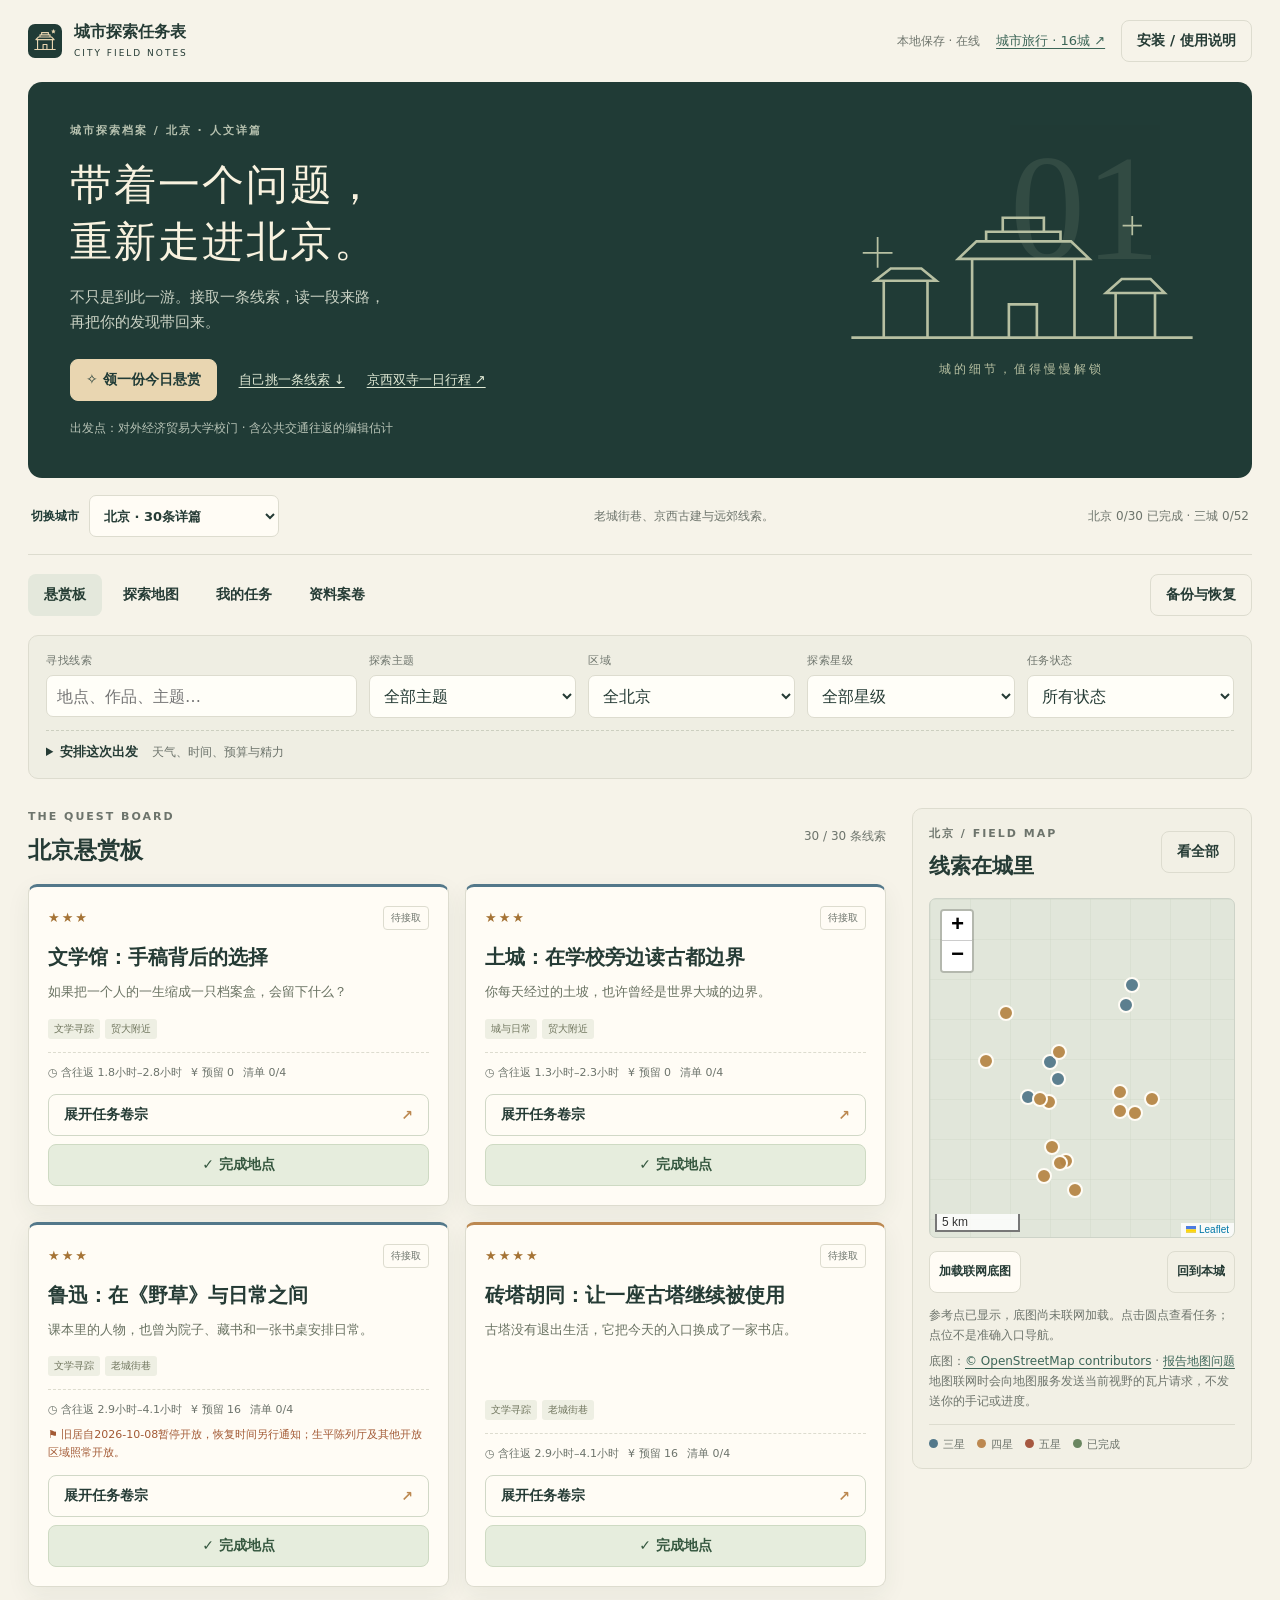
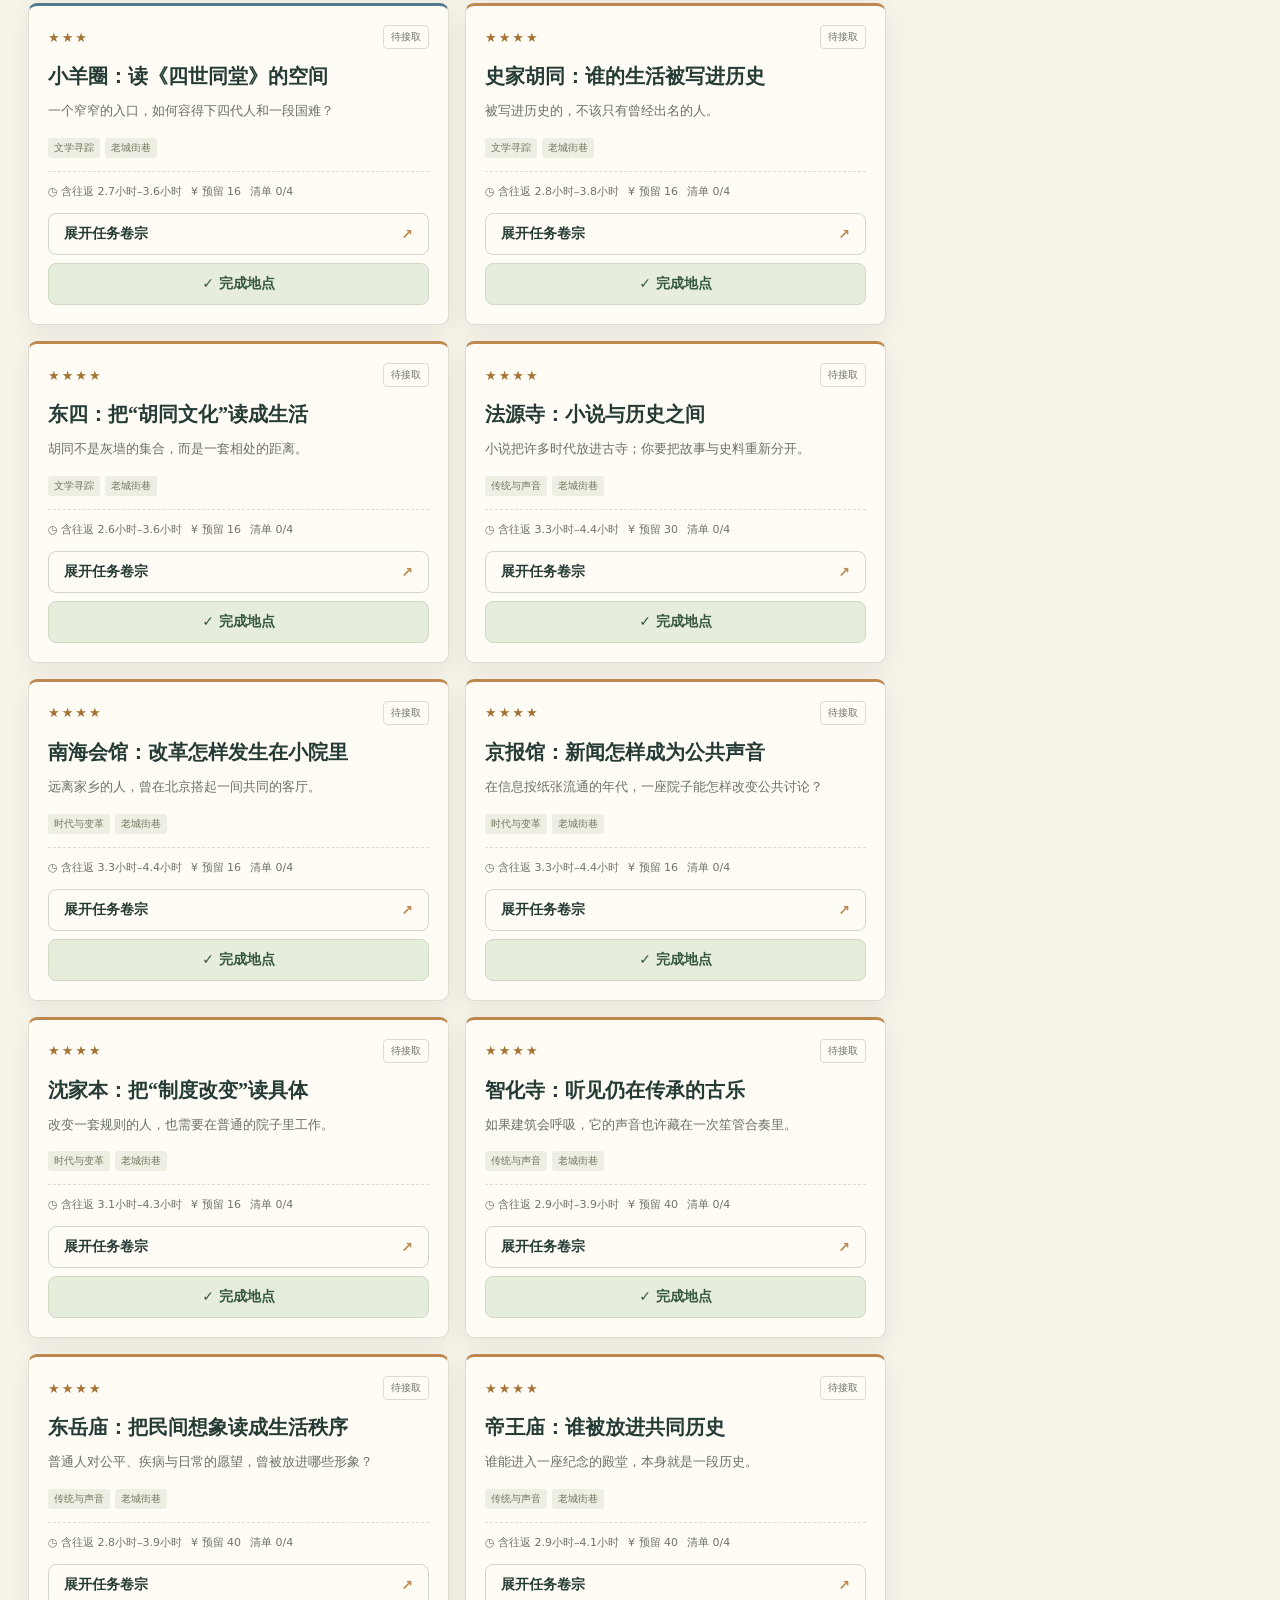
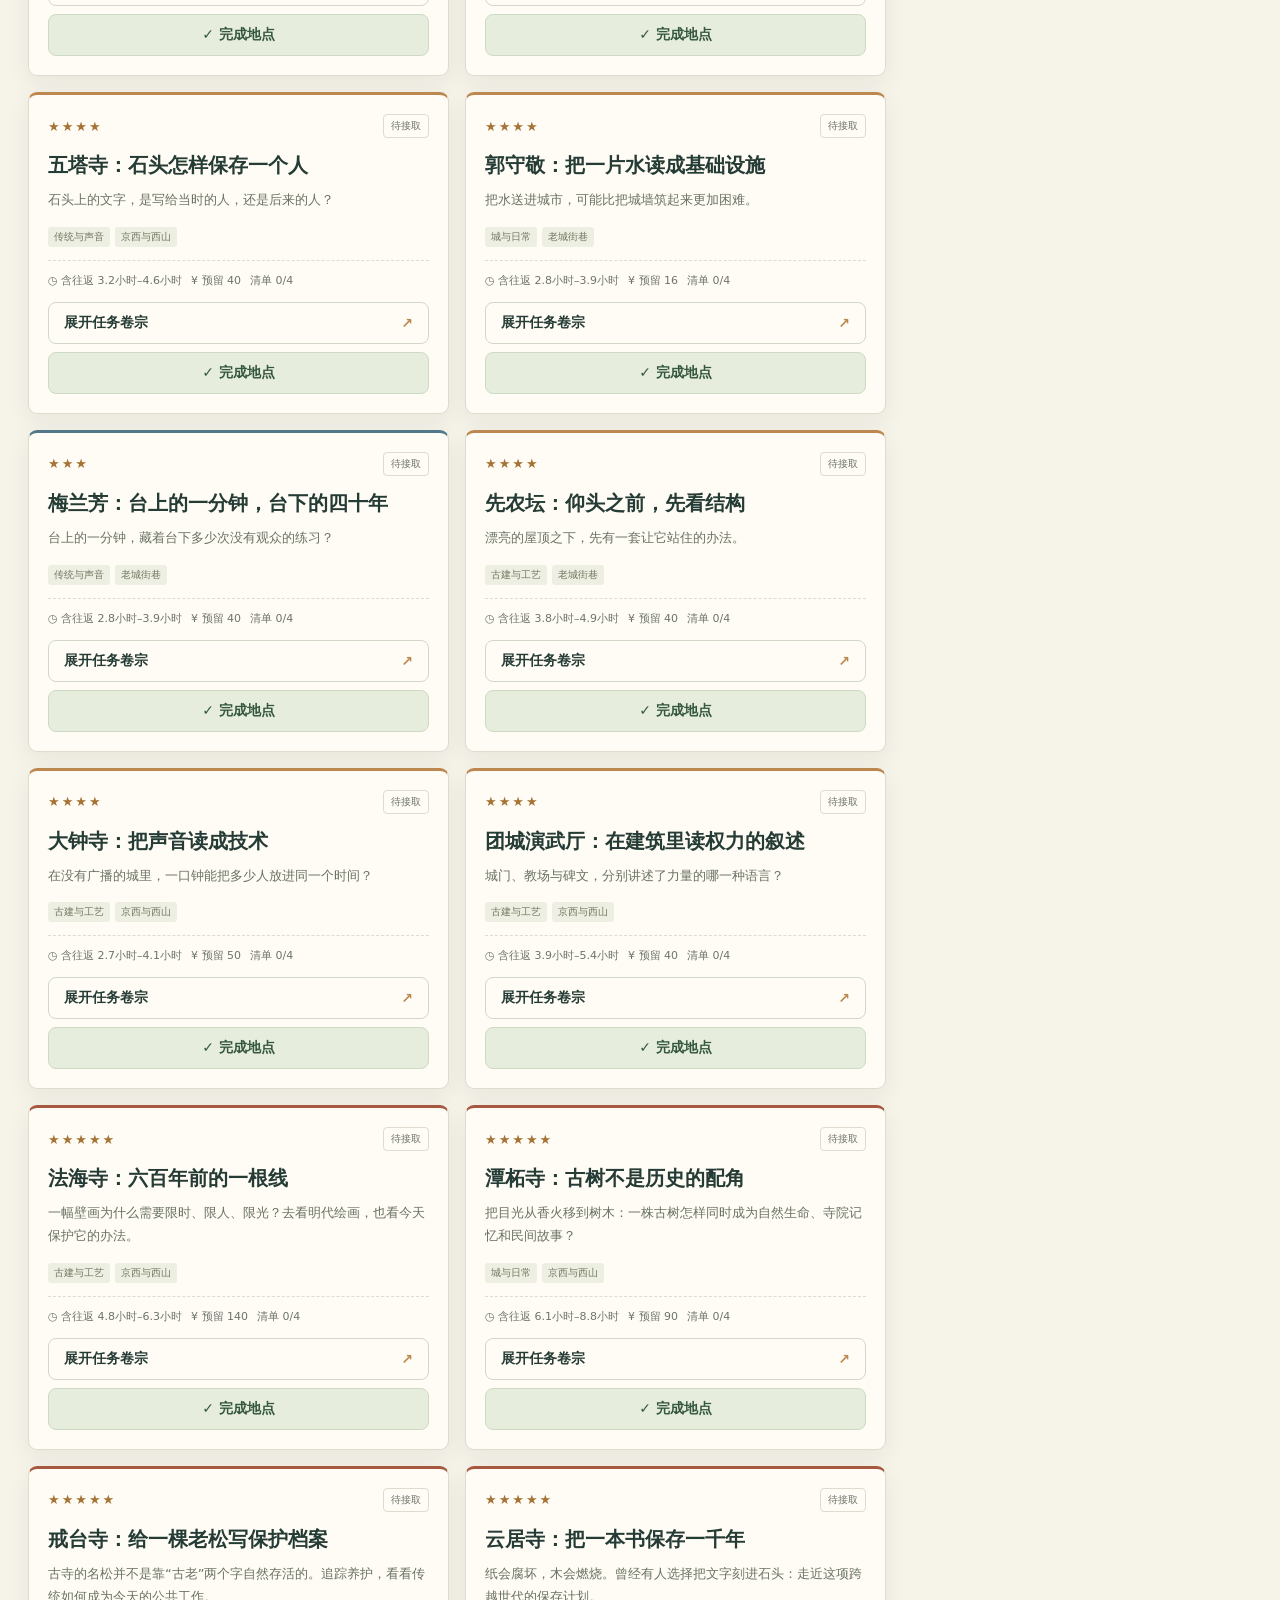
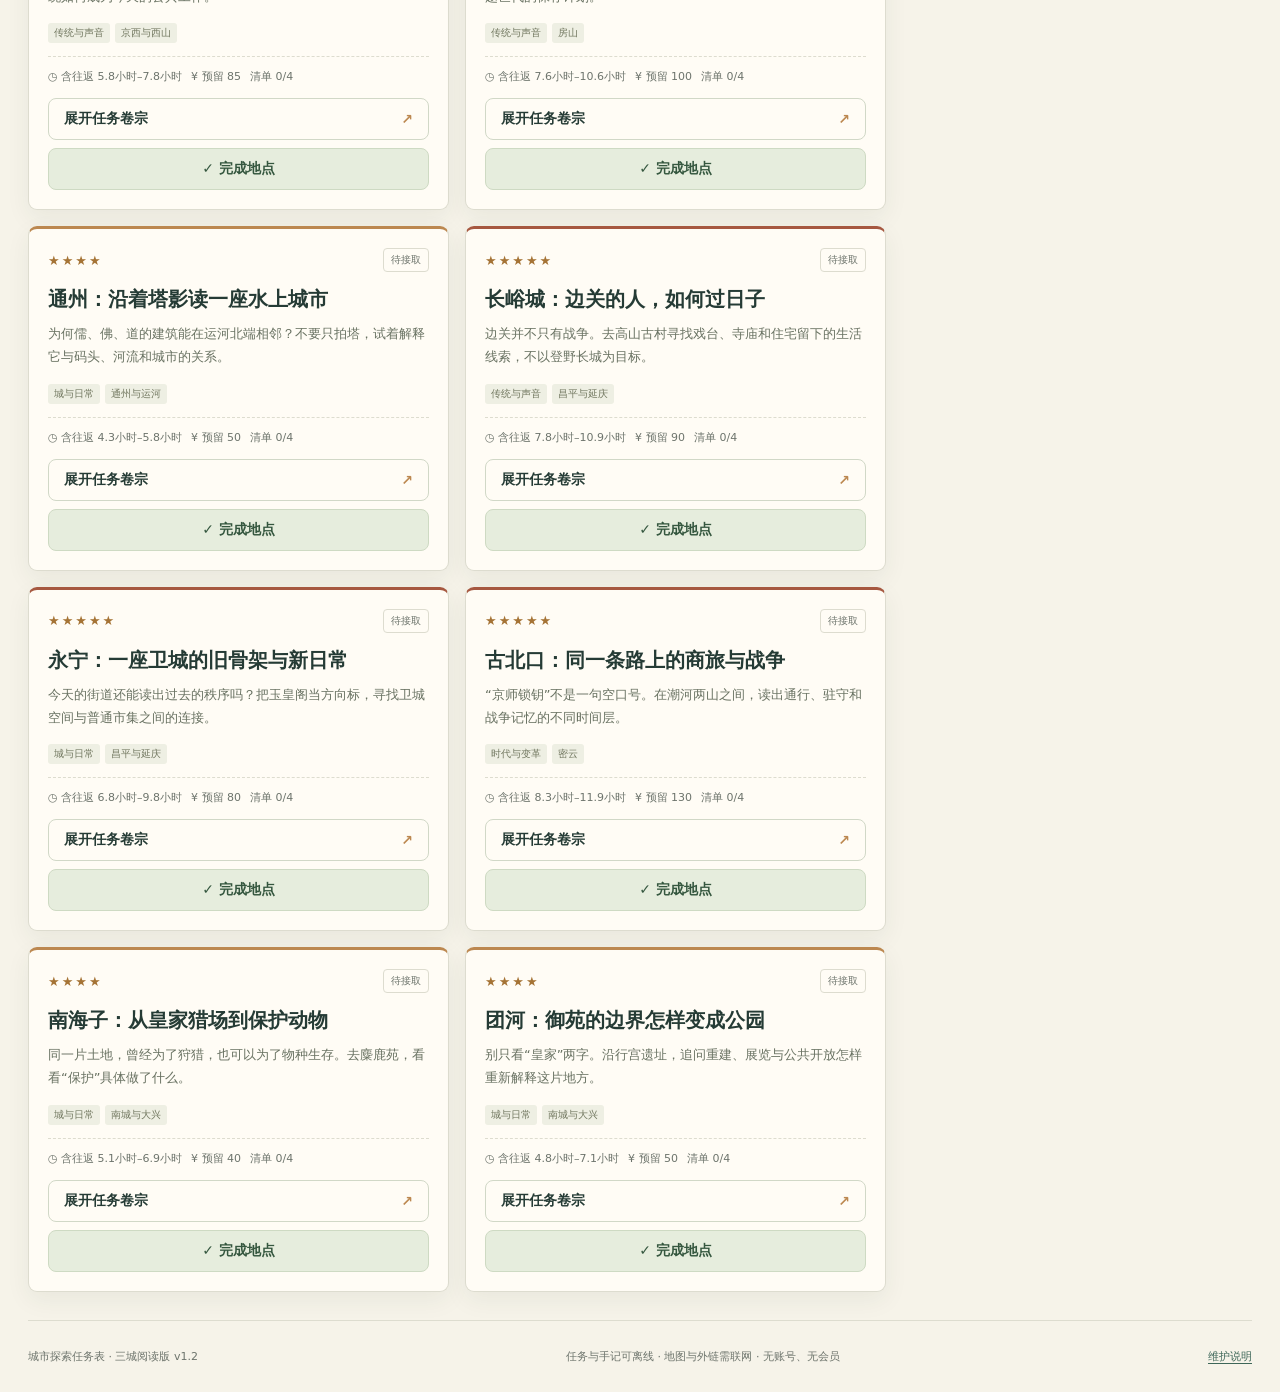
<file: city-quests/index.html>
<!doctype html>
<html lang="zh-CN">
<head>
 <meta charset="utf-8">
<meta name="viewport" content="width=device-width,initial-scale=1,viewport-fit=cover">
 <meta name="theme-color" content="#203b36">
<meta name="description" content="带着问题探索北京、苏州与秦皇岛：有出处的城市任务、地图与本地手记。">
 <meta name="apple-mobile-web-app-capable" content="yes">
<meta name="apple-mobile-web-app-title" content="城市探索">
<meta name="apple-mobile-web-app-status-bar-style" content="default">
 <title>城市探索任务表 · 北京 / 苏州 / 秦皇岛</title>
 <link rel="manifest" href="./manifest.webmanifest">
<link rel="icon" href="./icon.svg" type="image/svg+xml">
<link rel="apple-touch-icon" href="./icon-180.png">
 <link rel="stylesheet" href="./vendor/leaflet.css">
<link rel="stylesheet" href="./styles.css">
 <script defer src="./vendor/leaflet.js">
</script>
<script defer src="./vendor/coordtransform.js">
</script>
 <script defer src="./beijing-culture.js">
</script>
<script defer src="./beijing-outskirts.js">
</script>
<script defer src="./suzhou-quests.js">
</script>
<script defer src="./qinhuangdao-quests.js">
</script>
<script defer src="./quest-data.js">
</script>
<script defer src="./reading-resources.js">
</script>
<script defer src="./app.js">
</script>
</head>
<body>
 <header class="topbar">
<a class="brand" href="./">
<img src="./icon.svg" width="34" height="34" alt="">
<span>城市探索任务表<small>CITY FIELD NOTES</small>
</span>
</a>
<div class="header-tools">
<span id="connection" class="network">本地记录</span>
<a href="./travel.html" class="hero-link" style="color:#3d6658">城市旅行 · 16城 ↗</a>
<button id="install" class="quiet">安装 / 使用说明</button>
</div>
</header>
 <main>
  <section class="hero">
   <div>
<p id="city-kicker" class="eyebrow">城市探索档案</p>
<h1>带着一个问题，<br>重新走进<span id="city-name">北京</span>。</h1>
<p class="hero-copy">不只是到此一游。接取一条线索，读一段来路，<br class="desktop-only">再把你的发现带回来。</p>
<div class="hero-actions">
<button id="random" class="primary">✧ 领一份今日悬赏</button>
<a href="#filters" class="hero-link">自己挑一条线索 ↓</a>
<a id="temple-day-link" href="./temple-day.html" class="hero-link">京西双寺一日行程 ↗</a>
</div>
<p id="origin" class="origin">
</p>
</div>
   <div class="hero-art" aria-hidden="true">
<span class="chapter-no">01</span>
<svg viewBox="0 0 400 170">
<path d="M5 155H395M42 155V90H92V155M32 90H102L85 76H50ZM143 155V65H260V155M127 65H277L256 45H148ZM159 45V34H244V45M178 34V18H225V34M185 155V117H217V155M307 155V104H352V155M296 104H363L347 88H314Z" fill="none" stroke="currentColor" stroke-width="3"/>
<path d="M18 58H52M35 40V75M315 27H337M326 16V38" stroke="currentColor" stroke-width="2"/>
</svg>
<p>城的细节，值得慢慢解锁</p>
</div>
  </section>
  <div class="chapter-strip">
<label class="city-picker">切换城市 <select id="city" aria-label="切换城市">
<option value="beijing">北京 · 30条详篇</option>
<option value="suzhou">苏州 · 16条详篇</option>
<option value="qinhuangdao">秦皇岛 · 6条简篇</option>
</select>
</label>
<span id="city-intro">
</span>
<span id="progress-summary">载入任务中…</span>
</div>
  <div class="navrow">
<nav aria-label="任务视图">
<button data-view="board" aria-pressed="true">悬赏板</button>
<button data-view="map" aria-pressed="false">探索地图</button>
<button data-view="journal" aria-pressed="false">我的任务</button>
<button data-view="sources" aria-pressed="false">资料案卷</button>
</nav>
<button id="data-tools" class="quiet">备份与恢复</button>
</div>
  <p id="storage-warning" class="warning" hidden>
</p>
  <section id="filters" class="filter-panel" aria-label="筛选任务">
   <label class="search-label">
<span>寻找线索</span>
<input id="search" type="search" placeholder="地点、作品、主题…" autocomplete="off">
</label>
   <label>
<span>探索主题</span>
<select id="theme">
<option value="all">全部主题</option>
</select>
</label>
   <label>
<span>区域</span>
<select id="region">
<option value="all">全城</option>
</select>
</label>
   <label>
<span>探索星级</span>
<select id="stars">
<option value="all">全部星级</option>
<option value="3">★★★ 短途线索</option>
<option value="4">★★★★ 半日专题</option>
<option value="5">★★★★★ 专程探索</option>
</select>
</label>
   <label>
<span>任务状态</span>
<select id="status">
<option value="all">所有状态</option>
<option value="new">尚未接取</option>
<option value="active">进行中</option>
<option value="done">已完成</option>
<option value="skipped">暂缓</option>
</select>
</label>
   <details class="departure">
<summary>安排这次出发 <span>天气、时间、预算与精力</span>
</summary>
<div class="departure-grid">
    <label>
<span>出行日期</span>
<input type="date" id="date" required>
</label>
    <label>
<span id="duration-label">空闲时间（含往返）</span>
<select id="duration">
<option value="90">1.5小时</option>
<option value="180">3小时</option>
<option value="300">5小时</option>
<option value="480">8小时</option>
<option value="720" selected>12小时</option>
</select>
</label>
    <label>
<span>门票 / 市内交通预留</span>
<input id="budget" type="number" min="0" max="10000" value="150" step="10">
</label>
    <label>
<span>今天的精力</span>
<select id="energy">
<option value="1">低 · 轻松一点</option>
<option value="2">一般 · 可以走走</option>
<option value="3" selected>充足 · 可去远郊</option>
</select>
</label>
    <label>
<span>你查到的天气</span>
<select id="weather">
<option value="any">未设置</option>
<option value="fine">晴 / 阴</option>
<option value="rain">轻雨</option>
<option value="severe">大风 / 暴雨 / 山区预警</option>
</select>
</label>
    <label>
<span>出发时段</span>
<select id="daypart">
<option value="any">未设置</option>
<option value="morning">上午</option>
<option value="afternoon">下午</option>
<option value="evening">傍晚</option>
</select>
</label>
   </div>
<label class="check-line">
<input id="eligible-only" type="checkbox">只显示符合这些条件的任务</label>
<p id="departure-note" class="micro">
</p>
</details>
  </section>
  <div id="workspace" class="workspace">
   <section class="board-pane">
<div class="section-top">
<div>
<p class="eyebrow">THE QUEST BOARD</p>
<h2 id="board-title">北京悬赏板</h2>
</div>
<span id="result-count" class="muted">
</span>
</div>
<div id="quest-list" class="quest-grid">
</div>
<div id="empty" class="empty" hidden>
<h3>这次没有合适的任务</h3>
<p>试着放宽主题或条件；远郊任务需要留出完整的一天。</p>
<button id="reset-filters">重置筛选</button>
</div>
</section>
   <aside class="map-pane">
<div class="section-top">
<div>
<p id="map-kicker" class="eyebrow">FIELD MAP</p>
<h2>线索在城里</h2>
</div>
<button id="fit-map" class="quiet">看全部</button>
</div>
<div id="map" aria-label="城市探索任务参考点地图">
</div>
<div class="map-toolbar">
<button id="load-map">加载联网底图</button>
<button id="home-map" class="quiet">回到本城</button>
</div>
<p id="map-message" class="micro">参考点已显示，底图尚未联网加载。点击圆点查看任务；点位不是准确入口导航。</p>
<p class="micro">底图：<a href="https://www.openstreetmap.org/copyright" target="_blank" rel="noopener noreferrer">© OpenStreetMap contributors</a> · <a href="https://www.openstreetmap.org/fixthemap" target="_blank" rel="noopener noreferrer">报告地图问题</a>
<br>地图联网时会向地图服务发送当前视野的瓦片请求，不发送你的手记或进度。</p>
<div class="map-legend">
<span>
<i class="dot three">
</i>三星</span>
<span>
<i class="dot four">
</i>四星</span>
<span>
<i class="dot five">
</i>五星</span>
<span>
<i class="dot done">
</i>已完成</span>
</div>
</aside>
  </div>
  <section id="source-pane" hidden>
<div class="section-top">
<div>
<p class="eyebrow">RESEARCH ARCHIVE</p>
<h2>先找地方的来路，再决定怎么走</h2>
</div>
</div>
<p>地方志和政府资料提供线索，文物研究帮助核对，作品让问题变得具体。每张任务卡都能展开自己的资料出处。</p>
<div id="research-portals" class="portal-grid">
</div>
<div class="principles">
<h3>这份地图的阅读约定</h3>
<p>三星是短途观察，四星是半日专题，五星是预约或远郊的专程探索。是本任务表的编辑分级，不是官方景区A等级，也不是地点价值排名。</p>
<p>文学意象、历史小说、民间传说与可核对的史实分开标注。资料整理日期为2026-10-01；场馆公告会变化，旧网页的时间与票价只作参考。</p>
<p>数字方志馆和原书PDF是查资料的入口。标为“索引”的资料未宣称全文通读；没有证据支撑的精确年代、展品在展状态和演出安排，不作保证。</p>
</div>
</section>
  <footer>
<span>城市探索任务表 · 三城阅读版 v1.2</span>
<span>任务与手记可离线 · 地图与外链需联网 · 无账号、无会员</span>
<a href="./维护说明.md" target="_blank">维护说明</a>
</footer>
 </main>
 <dialog id="quest-dialog" class="quest-dialog">
<div class="dialog-top">
<span id="dialog-kicker">
</span>
<button id="close-quest" class="close" aria-label="关闭任务详情">×</button>
</div>
<div id="quest-detail">
</div>
</dialog>
 <dialog id="tools-dialog" class="tools-dialog">
<div class="dialog-top">
<h2>保管你的探索档案</h2>
<button data-close="tools-dialog" class="close" aria-label="关闭备份窗口">×</button>
</div>
<p>记录只保存在当前浏览器或已安装应用的本地空间，不会自动同步。清理网站数据、卸载或换地址都可能丢失记录。</p>
<div class="tool-actions">
<button id="export" class="primary">导出备份</button>
<label class="file-button">恢复备份<input id="import" type="file" accept=".json,application/json" hidden>
</label>
<button id="clear" class="danger">清空本页记录</button>
</div>
<p class="micro">恢复前会校验格式并要求确认，完整替换本页任务进度与手记；不影响原抽签机。本页面备份不能导入旧抽签机。</p>
</dialog>
 <dialog id="install-dialog" class="tools-dialog">
<div class="dialog-top">
<h2>把任务表带在身边</h2>
<button data-close="install-dialog" class="close" aria-label="关闭安装说明">×</button>
</div>
<p id="install-state">
</p>
<button id="native-install" class="primary" hidden>安装城市探索任务表</button>
<h3>iPhone / iPad</h3>
<p>在Safari中打开正式HTTPS网址 → 分享 → 添加到主屏幕。若从聊天内置浏览器打开，先选“在Safari中打开”。</p>
<h3>Android / 电脑</h3>
<p>浏览器菜单中寻找“安装应用”或“添加到主屏幕”。首次联网打开后，任务正文与本地记录可以离线使用。</p>
<p class="micro">电脑预览地址不是手机网址。正式入口在原GitHub Pages网址下的city-quests独立页面；联网地图和资料外链不在离线包里。</p>
</dialog>
 <div id="toast" role="status" aria-live="polite" hidden>
</div>
 <noscript>
<p class="warning">任务表需要开启JavaScript；原始任务可查看同目录的资料文件。</p>
</noscript>
</body>
</html>
</file>
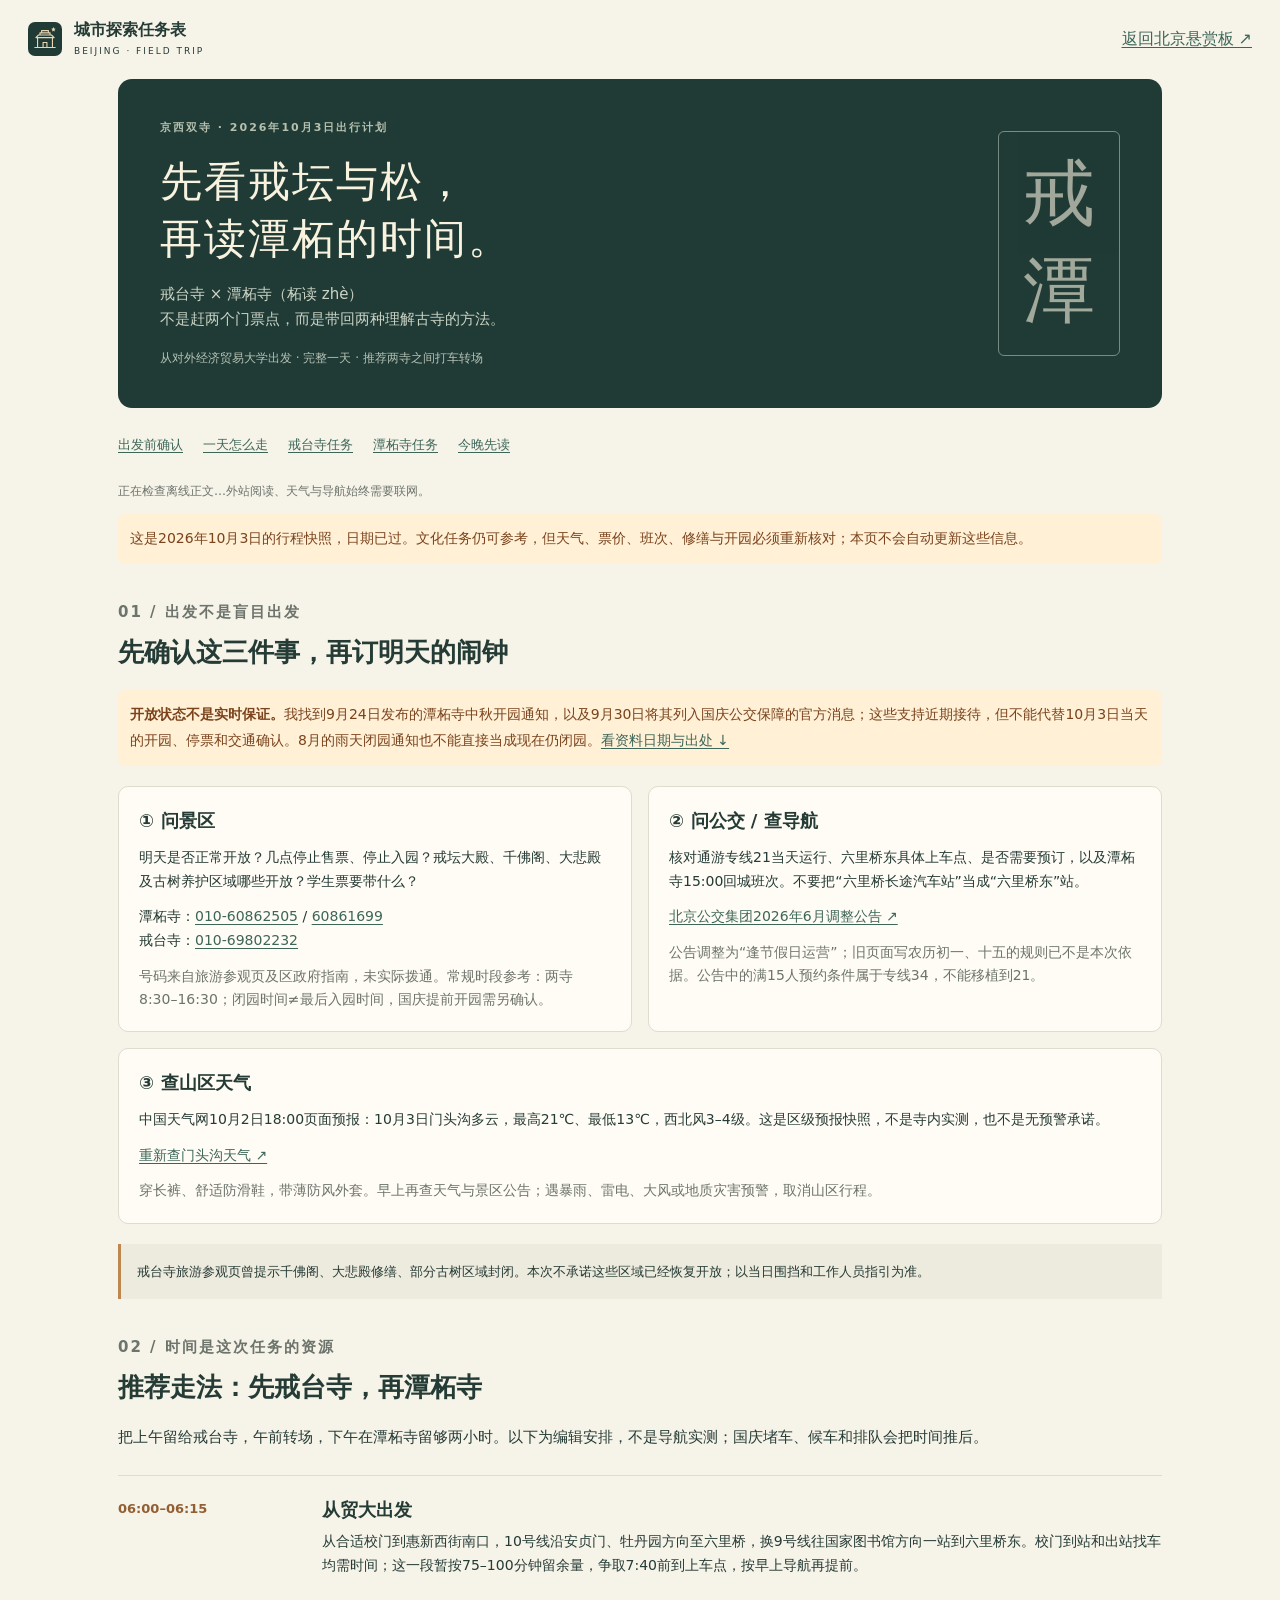
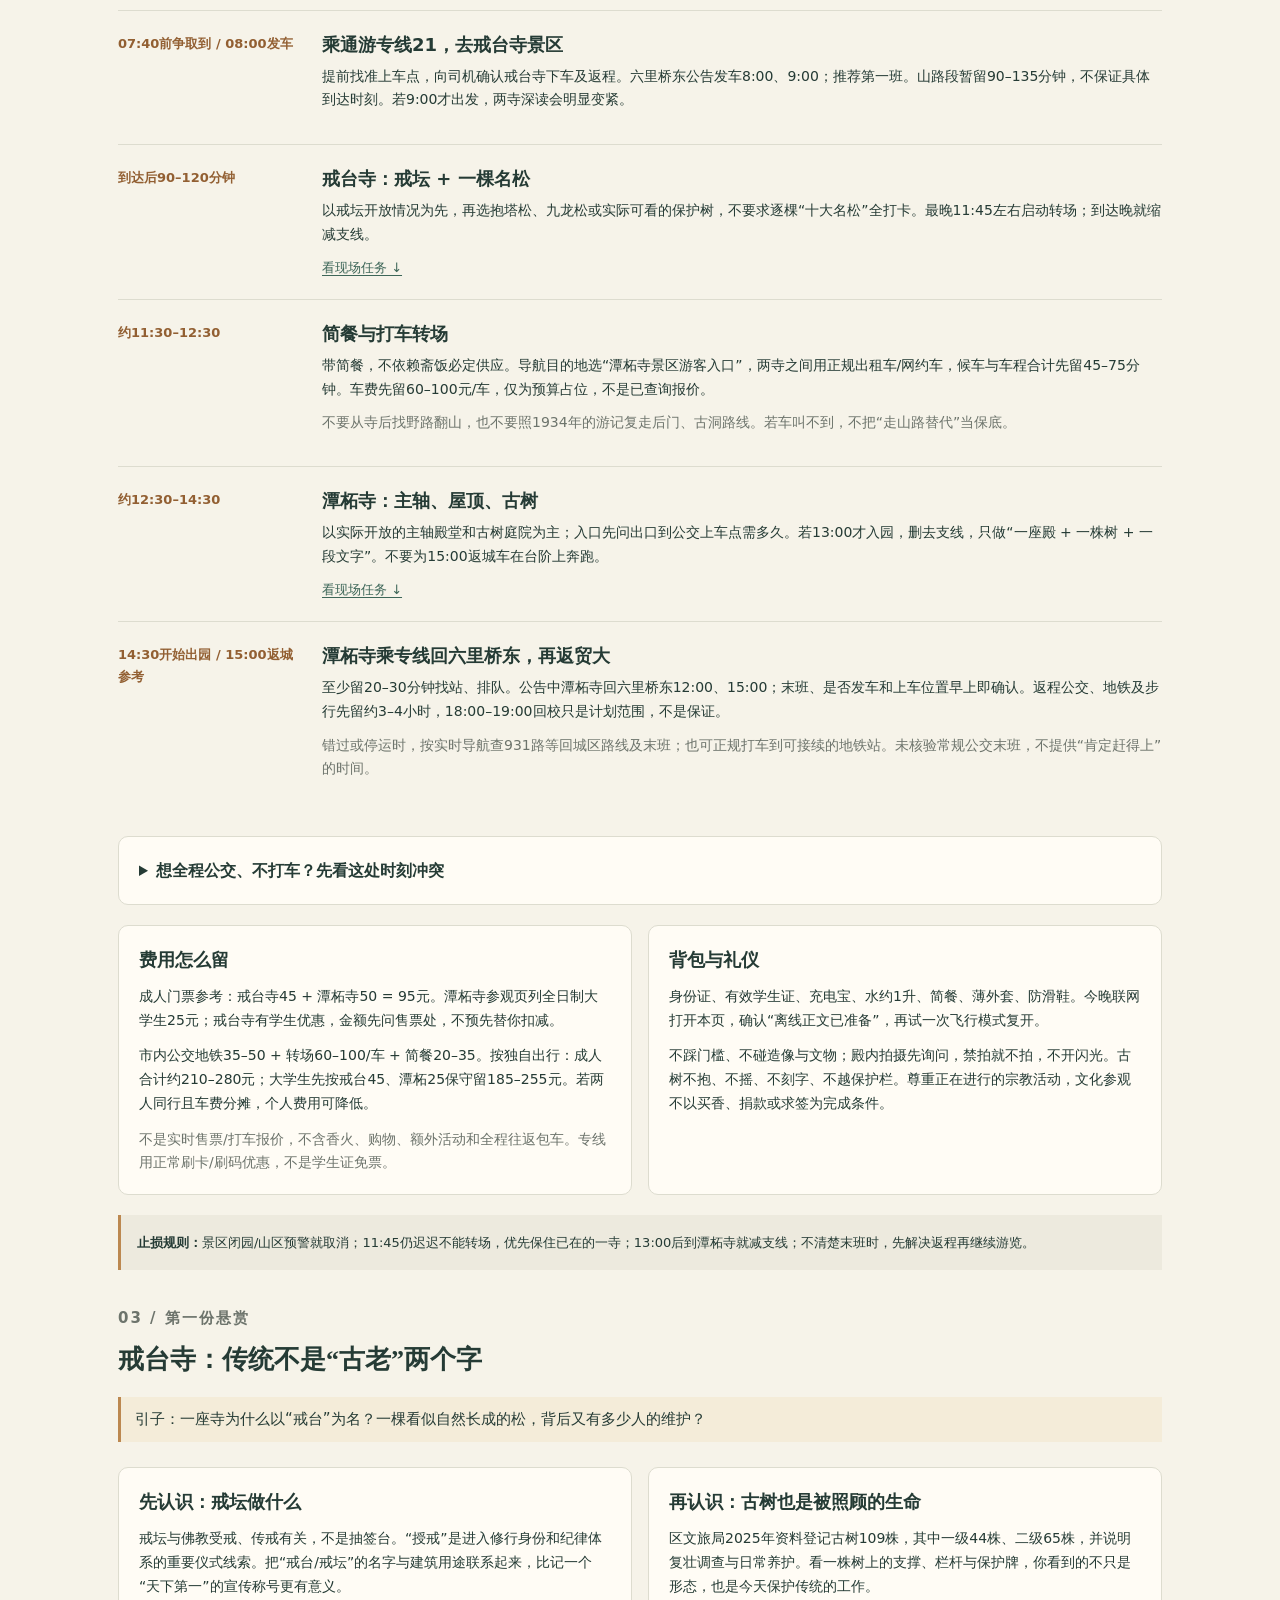
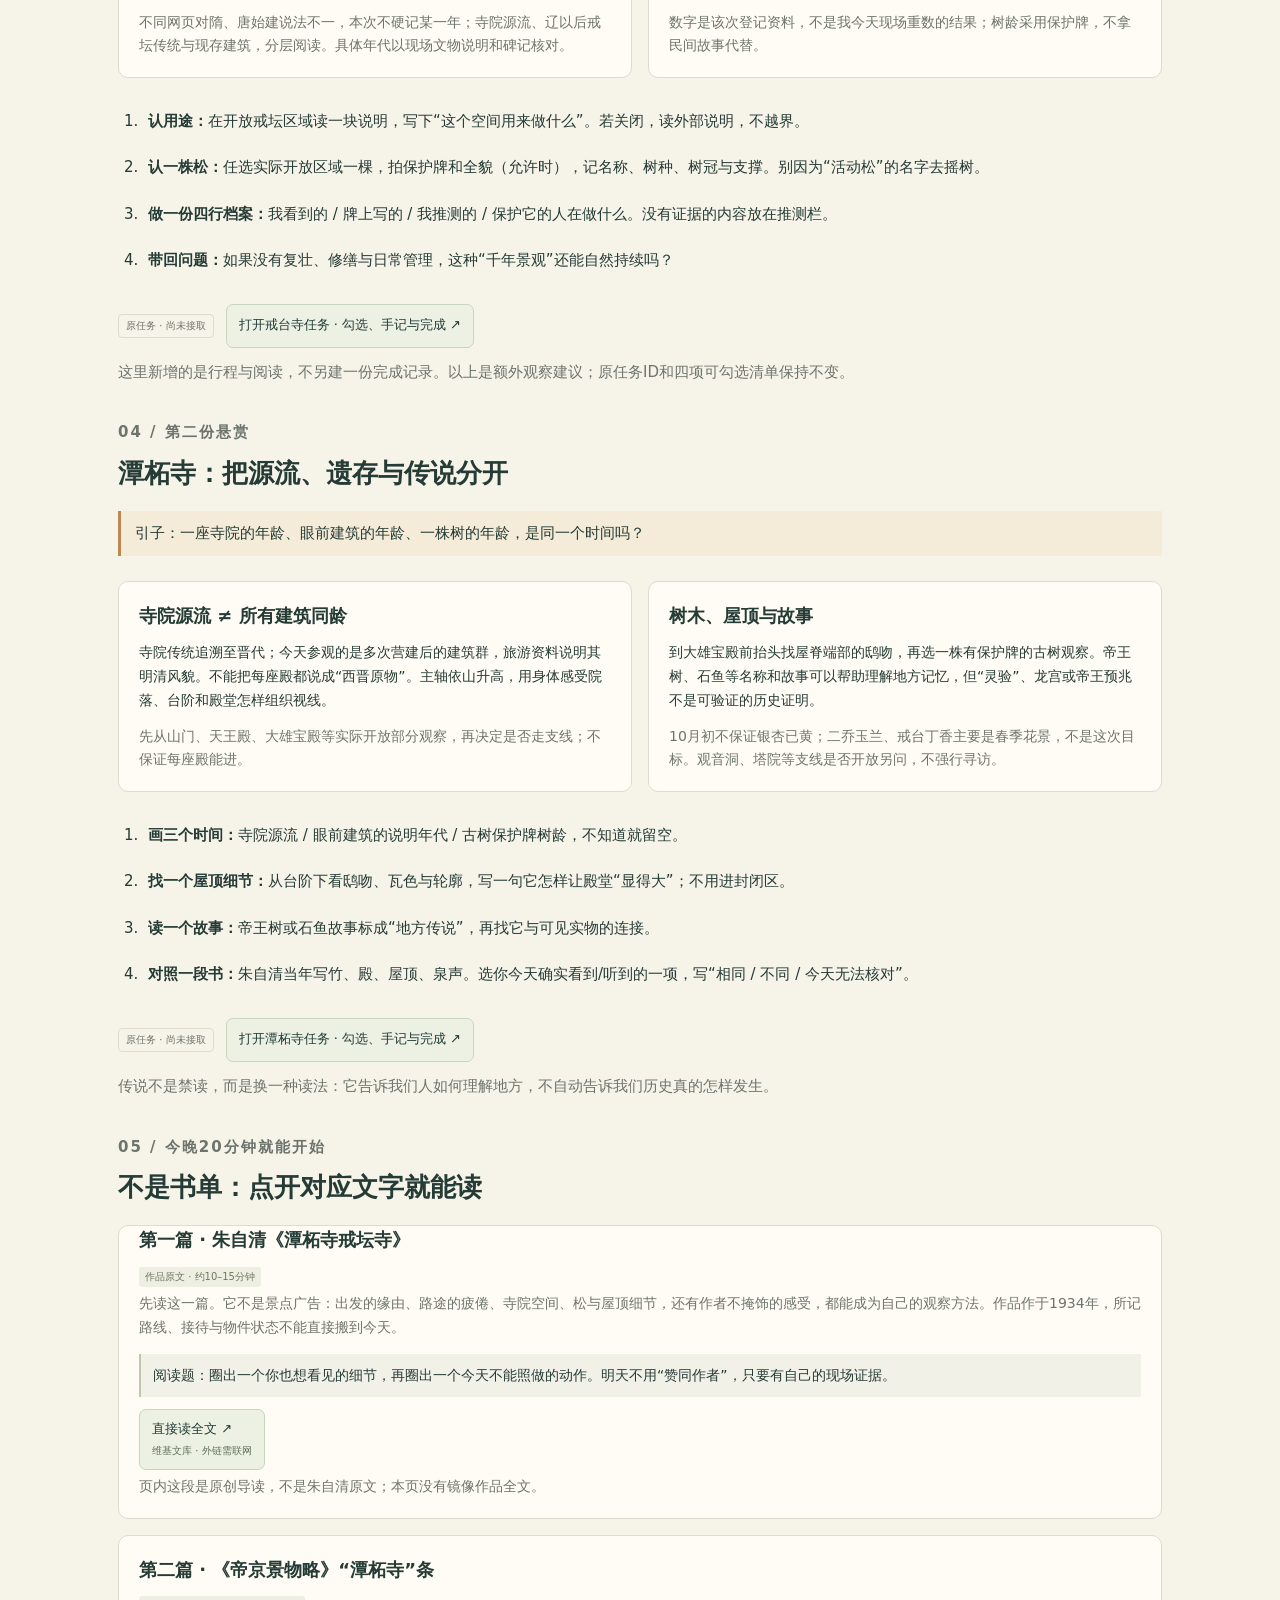
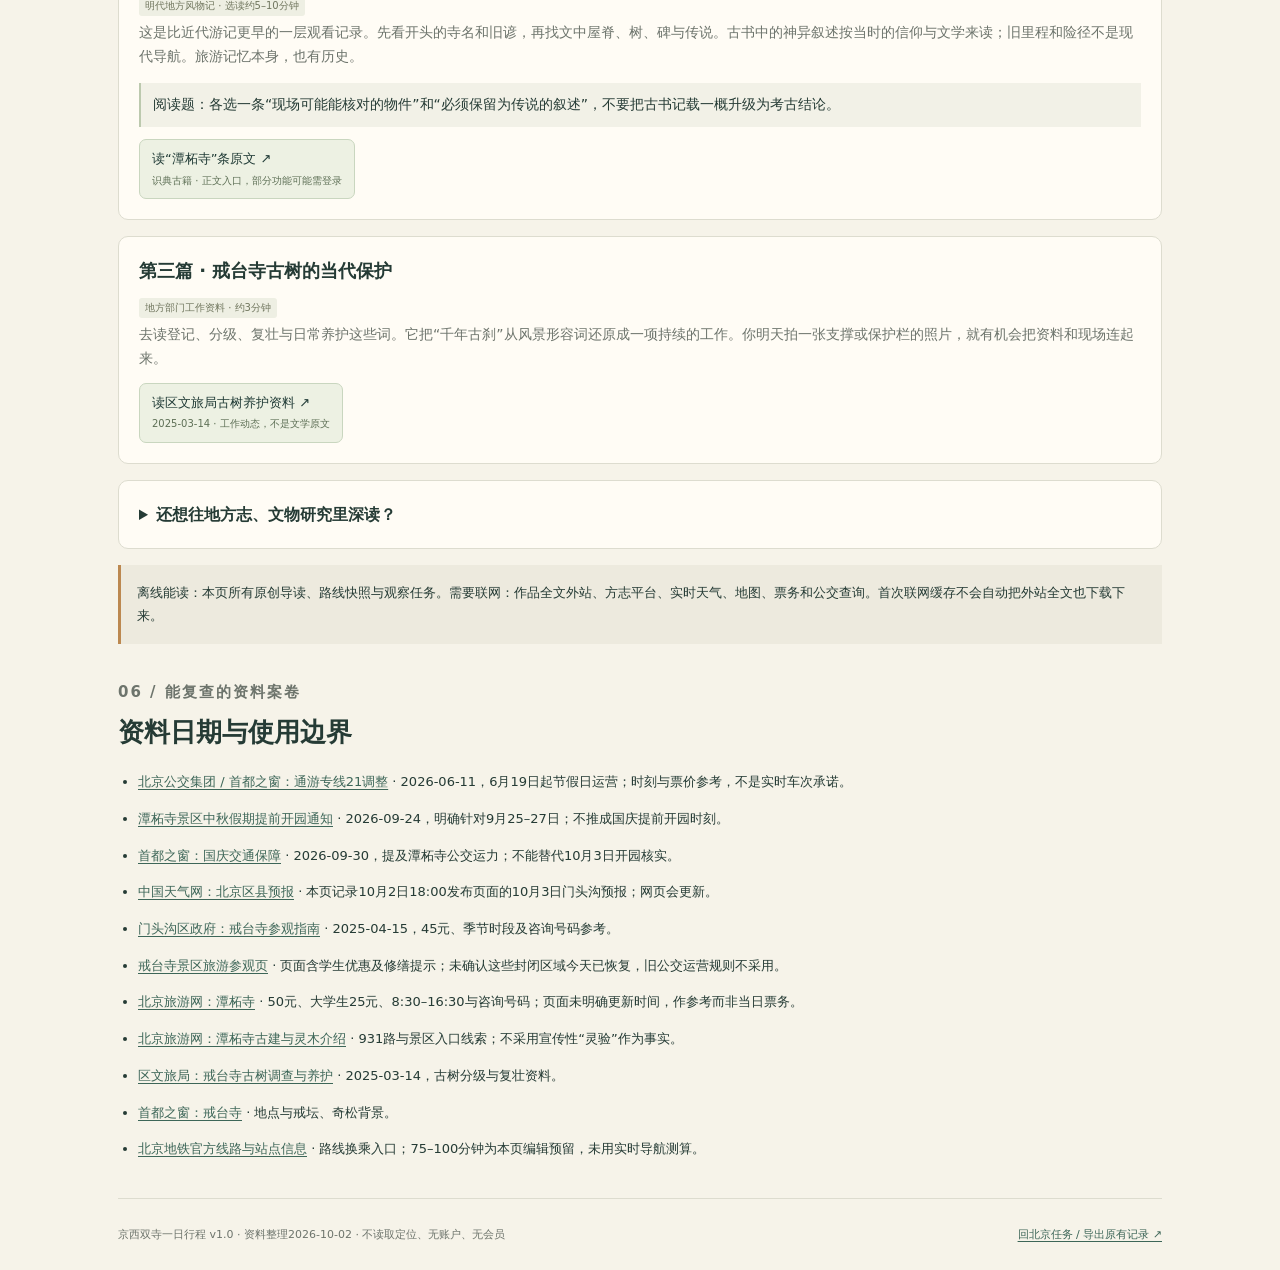
<file: city-quests/temple-day.html>
<!doctype html>
<html lang="zh-CN">
<head>
  <meta charset="utf-8">
  <meta name="viewport" content="width=device-width,initial-scale=1,viewport-fit=cover">
  <meta name="theme-color" content="#203b36">
  <meta name="description" content="从对外经济贸易大学出发，读朱自清、看戒坛与古树：戒台寺和潭柘寺的一日行程及文化案卷。">
  <meta name="apple-mobile-web-app-capable" content="yes">
  <meta name="apple-mobile-web-app-title" content="城市探索">
  <title>京西双寺一日行程 · 戒台寺 / 潭柘寺</title>
  <link rel="manifest" href="./manifest.webmanifest">
  <link rel="icon" href="./icon.svg" type="image/svg+xml">
  <link rel="apple-touch-icon" href="./icon-180.png">
  <link rel="stylesheet" href="./styles.css">
  <link rel="stylesheet" href="./temple-day.css">
  <script defer src="./temple-day.js"></script>
</head>
<body>
  <header class="topbar">
    <a class="brand" href="./?city=beijing"><img src="./icon.svg" width="34" height="34" alt=""><span>城市探索任务表<small>BEIJING · FIELD TRIP</small></span></a>
    <a href="./?city=beijing">返回北京悬赏板 ↗</a>
  </header>
  <main class="temple-main">
    <section class="hero">
      <div>
        <p class="eyebrow">京西双寺 · 2026年10月3日出行计划</p>
        <h1>先看戒坛与松，<br>再读潭柘的时间。</h1>
        <p class="hero-copy">戒台寺 × 潭柘寺（柘读 zhè）<br>不是赶两个门票点，而是带回两种理解古寺的方法。</p>
        <p class="origin">从对外经济贸易大学出发 · 完整一天 · 推荐两寺之间打车转场</p>
      </div>
      <div class="temple-seal" aria-hidden="true">戒<br>潭</div>
    </section>
    <nav class="temple-nav" aria-label="行程章节">
      <a href="#before">出发前确认</a><a href="#route">一天怎么走</a><a href="#jietai">戒台寺任务</a><a href="#tanzhe">潭柘寺任务</a><a href="#reading">今晚先读</a>
    </nav>
    <p id="temple-offline" class="micro" role="status">正在检查离线正文…外站阅读、天气与导航始终需要联网。</p>
    <p id="temple-date-note" class="warning" hidden></p>

    <section id="before" class="temple-section">
      <p class="eyebrow">01 / 出发不是盲目出发</p><h2>先确认这三件事，再订明天的闹钟</h2>
      <div class="warning">
        <strong>开放状态不是实时保证。</strong>我找到9月24日发布的潭柘寺中秋开园通知，以及9月30日将其列入国庆公交保障的官方消息；这些支持近期接待，但不能代替10月3日当天的开园、停票和交通确认。8月的雨天闭园通知也不能直接当成现在仍闭园。<a href="#sources">看资料日期与出处 ↓</a>
      </div>
      <div class="temple-grid">
        <article class="temple-card"><h3>① 问景区</h3><p>明天是否正常开放？几点停止售票、停止入园？戒坛大殿、千佛阁、大悲殿及古树养护区域哪些开放？学生票要带什么？</p><p>潭柘寺：<a href="tel:01060862505">010-60862505</a> / <a href="tel:01060861699">60861699</a><br>戒台寺：<a href="tel:01069802232">010-69802232</a></p><p class="micro">号码来自旅游参观页及区政府指南，未实际拨通。常规时段参考：两寺8:30–16:30；闭园时间≠最后入园时间，国庆提前开园需另确认。</p></article>
        <article class="temple-card"><h3>② 问公交 / 查导航</h3><p>核对通游专线21当天运行、六里桥东具体上车点、是否需要预订，以及潭柘寺15:00回城班次。不要把“六里桥长途汽车站”当成“六里桥东”站。</p><p><a href="https://www.beijing.gov.cn/fuwu/bmfw/sy/jrts/202606/t20260611_4696369.html" target="_blank" rel="noopener noreferrer">北京公交集团2026年6月调整公告 ↗</a></p><p class="micro">公告调整为“逢节假日运营”；旧页面写农历初一、十五的规则已不是本次依据。公告中的满15人预约条件属于专线34，不能移植到21。</p></article>
        <article class="temple-card"><h3>③ 查山区天气</h3><p>中国天气网10月2日18:00页面预报：10月3日门头沟多云，最高21℃、最低13℃，西北风3–4级。这是区级预报快照，不是寺内实测，也不是无预警承诺。</p><p><a href="https://www.weather.com.cn/textFC/beijing.shtml" target="_blank" rel="noopener noreferrer">重新查门头沟天气 ↗</a></p><p class="micro">穿长裤、舒适防滑鞋，带薄防风外套。早上再查天气与景区公告；遇暴雨、雷电、大风或地质灾害预警，取消山区行程。</p></article>
      </div>
      <p class="temple-note">戒台寺旅游参观页曾提示千佛阁、大悲殿修缮、部分古树区域封闭。本次不承诺这些区域已经恢复开放；以当日围挡和工作人员指引为准。</p>
    </section>

    <section id="route" class="temple-section">
      <p class="eyebrow">02 / 时间是这次任务的资源</p><h2>推荐走法：先戒台寺，再潭柘寺</h2>
      <p>把上午留给戒台寺，午前转场，下午在潭柘寺留够两小时。以下为编辑安排，不是导航实测；国庆堵车、候车和排队会把时间推后。</p>
      <ol class="temple-timeline">
        <li><span class="timeline-time">06:00–06:15</span><div><h3>从贸大出发</h3><p>从合适校门到惠新西街南口，10号线沿安贞门、牡丹园方向至六里桥，换9号线往国家图书馆方向一站到六里桥东。校门到站和出站找车均需时间；这一段暂按75–100分钟留余量，争取7:40前到上车点，按早上导航再提前。</p></div></li>
        <li><span class="timeline-time">07:40前争取到 / 08:00发车</span><div><h3>乘通游专线21，去戒台寺景区</h3><p>提前找准上车点，向司机确认戒台寺下车及返程。六里桥东公告发车8:00、9:00；推荐第一班。山路段暂留90–135分钟，不保证具体到达时刻。若9:00才出发，两寺深读会明显变紧。</p></div></li>
        <li><span class="timeline-time">到达后90–120分钟</span><div><h3>戒台寺：戒坛 + 一棵名松</h3><p>以戒坛开放情况为先，再选抱塔松、九龙松或实际可看的保护树，不要求逐棵“十大名松”全打卡。最晚11:45左右启动转场；到达晚就缩减支线。</p><a href="#jietai">看现场任务 ↓</a></div></li>
        <li><span class="timeline-time">约11:30–12:30</span><div><h3>简餐与打车转场</h3><p>带简餐，不依赖斋饭必定供应。导航目的地选“潭柘寺景区游客入口”，两寺之间用正规出租车/网约车，候车与车程合计先留45–75分钟。车费先留60–100元/车，仅为预算占位，不是已查询报价。</p><p class="micro">不要从寺后找野路翻山，也不要照1934年的游记复走后门、古洞路线。若车叫不到，不把“走山路替代”当保底。</p></div></li>
        <li><span class="timeline-time">约12:30–14:30</span><div><h3>潭柘寺：主轴、屋顶、古树</h3><p>以实际开放的主轴殿堂和古树庭院为主；入口先问出口到公交上车点需多久。若13:00才入园，删去支线，只做“一座殿 + 一株树 + 一段文字”。不要为15:00返城车在台阶上奔跑。</p><a href="#tanzhe">看现场任务 ↓</a></div></li>
        <li><span class="timeline-time">14:30开始出园 / 15:00返城参考</span><div><h3>潭柘寺乘专线回六里桥东，再返贸大</h3><p>至少留20–30分钟找站、排队。公告中潭柘寺回六里桥东12:00、15:00；末班、是否发车和上车位置早上即确认。返程公交、地铁及步行先留约3–4小时，18:00–19:00回校只是计划范围，不是保证。</p><p class="micro">错过或停运时，按实时导航查931路等回城区路线及末班；也可正规打车到可接续的地铁站。未核验常规公交末班，不提供“肯定赶得上”的时间。</p></div></li>
      </ol>
      <details class="temple-card"><summary>想全程公交、不打车？先看这处时刻冲突</summary><p>公告列戒台寺→潭柘寺9:30、14:30，潭柘寺→六里桥东12:00、15:00。早班进城出发后很难完成戒台寺深读再赶9:30；14:30转场后又赶不上15:00回城并游览潭柘寺。所以不能把这几个发车时间拼成“全天随到随走”。</p><p>可按当天导航换乘普通公交，接受更长候车并另查返程末班；若不愿打车或时间晚，宁可只深读一寺。常规入口参考：戒台寺可从S1石厂换948/M44，潭柘寺有931路；这些是线路线索，不是两寺之间的已核验直达接驳。</p></details>
      <div class="temple-grid budget-grid">
        <article class="temple-card"><h3>费用怎么留</h3><p>成人门票参考：戒台寺45 + 潭柘寺50 = 95元。潭柘寺参观页列全日制大学生25元；戒台寺有学生优惠，金额先问售票处，不预先替你扣减。</p><p>市内公交地铁35–50 + 转场60–100/车 + 简餐20–35。按独自出行：成人合计约210–280元；大学生先按戒台45、潭柘25保守留185–255元。若两人同行且车费分摊，个人费用可降低。</p><p class="micro">不是实时售票/打车报价，不含香火、购物、额外活动和全程往返包车。专线用正常刷卡/刷码优惠，不是学生证免票。</p></article>
        <article class="temple-card"><h3>背包与礼仪</h3><p>身份证、有效学生证、充电宝、水约1升、简餐、薄外套、防滑鞋。今晚联网打开本页，确认“离线正文已准备”，再试一次飞行模式复开。</p><p>不踩门槛、不碰造像与文物；殿内拍摄先询问，禁拍就不拍，不开闪光。古树不抱、不摇、不刻字、不越保护栏。尊重正在进行的宗教活动，文化参观不以买香、捐款或求签为完成条件。</p></article>
      </div>
      <p class="temple-note"><strong>止损规则：</strong>景区闭园/山区预警就取消；11:45仍迟迟不能转场，优先保住已在的一寺；13:00后到潭柘寺就减支线；不清楚末班时，先解决返程再继续游览。</p>
    </section>

    <section id="jietai" class="temple-section">
      <p class="eyebrow">03 / 第一份悬赏</p><h2>戒台寺：传统不是“古老”两个字</h2>
      <p class="detail-question">引子：一座寺为什么以“戒台”为名？一棵看似自然长成的松，背后又有多少人的维护？</p>
      <div class="temple-grid">
        <article class="temple-card"><h3>先认识：戒坛做什么</h3><p>戒坛与佛教受戒、传戒有关，不是抽签台。“授戒”是进入修行身份和纪律体系的重要仪式线索。把“戒台/戒坛”的名字与建筑用途联系起来，比记一个“天下第一”的宣传称号更有意义。</p><p class="micro">不同网页对隋、唐始建说法不一，本次不硬记某一年；寺院源流、辽以后戒坛传统与现存建筑，分层阅读。具体年代以现场文物说明和碑记核对。</p></article>
        <article class="temple-card"><h3>再认识：古树也是被照顾的生命</h3><p>区文旅局2025年资料登记古树109株，其中一级44株、二级65株，并说明复壮调查与日常养护。看一株树上的支撑、栏杆与保护牌，你看到的不只是形态，也是今天保护传统的工作。</p><p class="micro">数字是该次登记资料，不是我今天现场重数的结果；树龄采用保护牌，不拿民间故事代替。</p></article>
      </div>
      <ol class="temple-missions"><li><strong>认用途：</strong>在开放戒坛区域读一块说明，写下“这个空间用来做什么”。若关闭，读外部说明，不越界。</li><li><strong>认一株松：</strong>任选实际开放区域一棵，拍保护牌和全貌（允许时），记名称、树种、树冠与支撑。别因为“活动松”的名字去摇树。</li><li><strong>做一份四行档案：</strong>我看到的 / 牌上写的 / 我推测的 / 保护它的人在做什么。没有证据的内容放在推测栏。</li><li><strong>带回问题：</strong>如果没有复壮、修缮与日常管理，这种“千年景观”还能自然持续吗？</li></ol>
      <div class="temple-task-link"><span id="jietai-status" class="status">原任务记录待查看</span><a class="reading-link" href="./?city=beijing#quest=bjc_jietai">打开戒台寺任务 · 勾选、手记与完成 ↗</a></div>
      <p class="micro">这里新增的是行程与阅读，不另建一份完成记录。以上是额外观察建议；原任务ID和四项可勾选清单保持不变。</p>
    </section>

    <section id="tanzhe" class="temple-section">
      <p class="eyebrow">04 / 第二份悬赏</p><h2>潭柘寺：把源流、遗存与传说分开</h2>
      <p class="detail-question">引子：一座寺院的年龄、眼前建筑的年龄、一株树的年龄，是同一个时间吗？</p>
      <div class="temple-grid">
        <article class="temple-card"><h3>寺院源流 ≠ 所有建筑同龄</h3><p>寺院传统追溯至晋代；今天参观的是多次营建后的建筑群，旅游资料说明其明清风貌。不能把每座殿都说成“西晋原物”。主轴依山升高，用身体感受院落、台阶和殿堂怎样组织视线。</p><p class="micro">先从山门、天王殿、大雄宝殿等实际开放部分观察，再决定是否走支线；不保证每座殿能进。</p></article>
        <article class="temple-card"><h3>树木、屋顶与故事</h3><p>到大雄宝殿前抬头找屋脊端部的鸱吻，再选一株有保护牌的古树观察。帝王树、石鱼等名称和故事可以帮助理解地方记忆，但“灵验”、龙宫或帝王预兆不是可验证的历史证明。</p><p class="micro">10月初不保证银杏已黄；二乔玉兰、戒台丁香主要是春季花景，不是这次目标。观音洞、塔院等支线是否开放另问，不强行寻访。</p></article>
      </div>
      <ol class="temple-missions"><li><strong>画三个时间：</strong>寺院源流 / 眼前建筑的说明年代 / 古树保护牌树龄，不知道就留空。</li><li><strong>找一个屋顶细节：</strong>从台阶下看鸱吻、瓦色与轮廓，写一句它怎样让殿堂“显得大”；不用进封闭区。</li><li><strong>读一个故事：</strong>帝王树或石鱼故事标成“地方传说”，再找它与可见实物的连接。</li><li><strong>对照一段书：</strong>朱自清当年写竹、殿、屋顶、泉声。选你今天确实看到/听到的一项，写“相同 / 不同 / 今天无法核对”。</li></ol>
      <div class="temple-task-link"><span id="tanzhe-status" class="status">原任务记录待查看</span><a class="reading-link" href="./?city=beijing#quest=bjc_tanzhe">打开潭柘寺任务 · 勾选、手记与完成 ↗</a></div>
      <p class="micro">传说不是禁读，而是换一种读法：它告诉我们人如何理解地方，不自动告诉我们历史真的怎样发生。</p>
    </section>

    <section id="reading" class="temple-section">
      <p class="eyebrow">05 / 今晚20分钟就能开始</p><h2>不是书单：点开对应文字就能读</h2>
      <article class="temple-card reading"><h3>第一篇 · 朱自清《潭柘寺戒坛寺》</h3><span class="tag">作品原文 · 约10–15分钟</span><p>先读这一篇。它不是景点广告：出发的缘由、路途的疲倦、寺院空间、松与屋顶细节，还有作者不掩饰的感受，都能成为自己的观察方法。作品作于1934年，所记路线、接待与物件状态不能直接搬到今天。</p><p class="reading-guide">阅读题：圈出一个你也想看见的细节，再圈出一个今天不能照做的动作。明天不用“赞同作者”，只要有自己的现场证据。</p><a class="reading-link" href="https://zh.wikisource.org/zh-hans/潭柘寺戒壇寺" target="_blank" rel="noopener noreferrer">直接读全文 ↗<small>维基文库 · 外链需联网</small></a><p class="micro">页内这段是原创导读，不是朱自清原文；本页没有镜像作品全文。</p></article>
      <article class="temple-card reading"><h3>第二篇 · 《帝京景物略》“潭柘寺”条</h3><span class="tag">明代地方风物记 · 选读约5–10分钟</span><p>这是比近代游记更早的一层观看记录。先看开头的寺名和旧谚，再找文中屋脊、树、碑与传说。古书中的神异叙述按当时的信仰与文学来读；旧里程和险径不是现代导航。旅游记忆本身，也有历史。</p><p class="reading-guide">阅读题：各选一条“现场可能能核对的物件”和“必须保留为传说的叙述”，不要把古书记载一概升级为考古结论。</p><a class="reading-link" href="https://www.shidianguji.com/book/NA04568/chapter/1l3wrnvdmitkj" target="_blank" rel="noopener noreferrer">读“潭柘寺”条原文 ↗<small>识典古籍 · 正文入口，部分功能可能需登录</small></a></article>
      <article class="temple-card reading"><h3>第三篇 · 戒台寺古树的当代保护</h3><span class="tag">地方部门工作资料 · 约3分钟</span><p>去读登记、分级、复壮与日常养护这些词。它把“千年古刹”从风景形容词还原成一项持续的工作。你明天拍一张支撑或保护栏的照片，就有机会把资料和现场连起来。</p><a class="reading-link" href="https://www.bjmtg.gov.cn/mtg11J008/ywdt/202503/13c1419f0437431387d05f574ea756ba.shtml" target="_blank" rel="noopener noreferrer">读区文旅局古树养护资料 ↗<small>2025-03-14 · 工作动态，不是文学原文</small></a></article>
      <details class="temple-card"><summary>还想往地方志、文物研究里深读？</summary><p>进入<a href="https://bjsfzg.bjdsdfz.cn/" target="_blank" rel="noopener noreferrer">北京市数字方志馆 ↗</a>，检索“门头沟文物志”“潭柘寺”“戒台寺”；先查目录、版本和页码，再与现场碑记互证。本次没有把尚未取得的原志页冒充成已核验全文。想继续查戒坛年代、寺名变迁，可以把明天拍到的说明文字作为下一次检索起点。</p></details>
      <p class="temple-note">离线能读：本页所有原创导读、路线快照与观察任务。需要联网：作品全文外站、方志平台、实时天气、地图、票务和公交查询。首次联网缓存不会自动把外站全文也下载下来。</p>
    </section>

    <section id="sources" class="temple-section">
      <p class="eyebrow">06 / 能复查的资料案卷</p><h2>资料日期与使用边界</h2>
      <ul class="temple-sources">
        <li><a href="https://www.beijing.gov.cn/fuwu/bmfw/sy/jrts/202606/t20260611_4696369.html" target="_blank" rel="noopener noreferrer">北京公交集团 / 首都之窗：通游专线21调整</a> · 2026-06-11，6月19日起节假日运营；时刻与票价参考，不是实时车次承诺。</li>
        <li><a href="https://news.bjd.com.cn/2026/09/24/11972837.shtml" target="_blank" rel="noopener noreferrer">潭柘寺景区中秋假期提前开园通知</a> · 2026-09-24，明确针对9月25–27日；不推成国庆提前开园时刻。</li>
        <li><a href="https://www.beijing.gov.cn/fuwu/bmfw/sy/jrts/202609/t20260930_4886476.html" target="_blank" rel="noopener noreferrer">首都之窗：国庆交通保障</a> · 2026-09-30，提及潭柘寺公交运力；不能替代10月3日开园核实。</li>
        <li><a href="https://www.weather.com.cn/textFC/beijing.shtml" target="_blank" rel="noopener noreferrer">中国天气网：北京区县预报</a> · 本页记录10月2日18:00发布页面的10月3日门头沟预报；网页会更新。</li>
        <li><a href="https://www.bjmtg.gov.cn/bjmtg/c104897/202504/fdeac5d987f74895aac01a4c9071d21d.shtml" target="_blank" rel="noopener noreferrer">门头沟区政府：戒台寺参观指南</a> · 2025-04-15，45元、季节时段及咨询号码参考。</li>
        <li><a href="https://mp.visitbeijing.com.cn/a1/4OyX68ijSvx" target="_blank" rel="noopener noreferrer">戒台寺景区旅游参观页</a> · 页面含学生优惠及修缮提示；未确认这些封闭区域今天已恢复，旧公交运营规则不采用。</li>
        <li><a href="https://s.visitbeijing.com.cn/attraction/117841" target="_blank" rel="noopener noreferrer">北京旅游网：潭柘寺</a> · 50元、大学生25元、8:30–16:30与咨询号码；页面未明确更新时间，作参考而非当日票务。</li>
        <li><a href="https://lyzz.visitbeijing.com.cn/news/detail?id=25103" target="_blank" rel="noopener noreferrer">北京旅游网：潭柘寺古建与灵木介绍</a> · 931路与景区入口线索；不采用宣传性“灵验”作为事实。</li>
        <li><a href="https://www.bjmtg.gov.cn/mtg11J008/ywdt/202503/13c1419f0437431387d05f574ea756ba.shtml" target="_blank" rel="noopener noreferrer">区文旅局：戒台寺古树调查与养护</a> · 2025-03-14，古树分级与复壮资料。</li>
        <li><a href="https://www.beijing.gov.cn/renwen/rwzyd/lyjq/4A/jts/202210/t20221018_2838543.html" target="_blank" rel="noopener noreferrer">首都之窗：戒台寺</a> · 地点与戒坛、奇松背景。</li>
        <li><a href="https://www.bjsubway.com/station/xltcx/" target="_blank" rel="noopener noreferrer">北京地铁官方线路与站点信息</a> · 路线换乘入口；75–100分钟为本页编辑预留，未用实时导航测算。</li>
      </ul>
    </section>
    <footer><span>京西双寺一日行程 v1.0 · 资料整理2026-10-02 · 不读取定位、无账户、无会员</span><a href="./?city=beijing">回北京任务 / 导出原有记录 ↗</a></footer>
  </main>
</body>
</html>
</file>
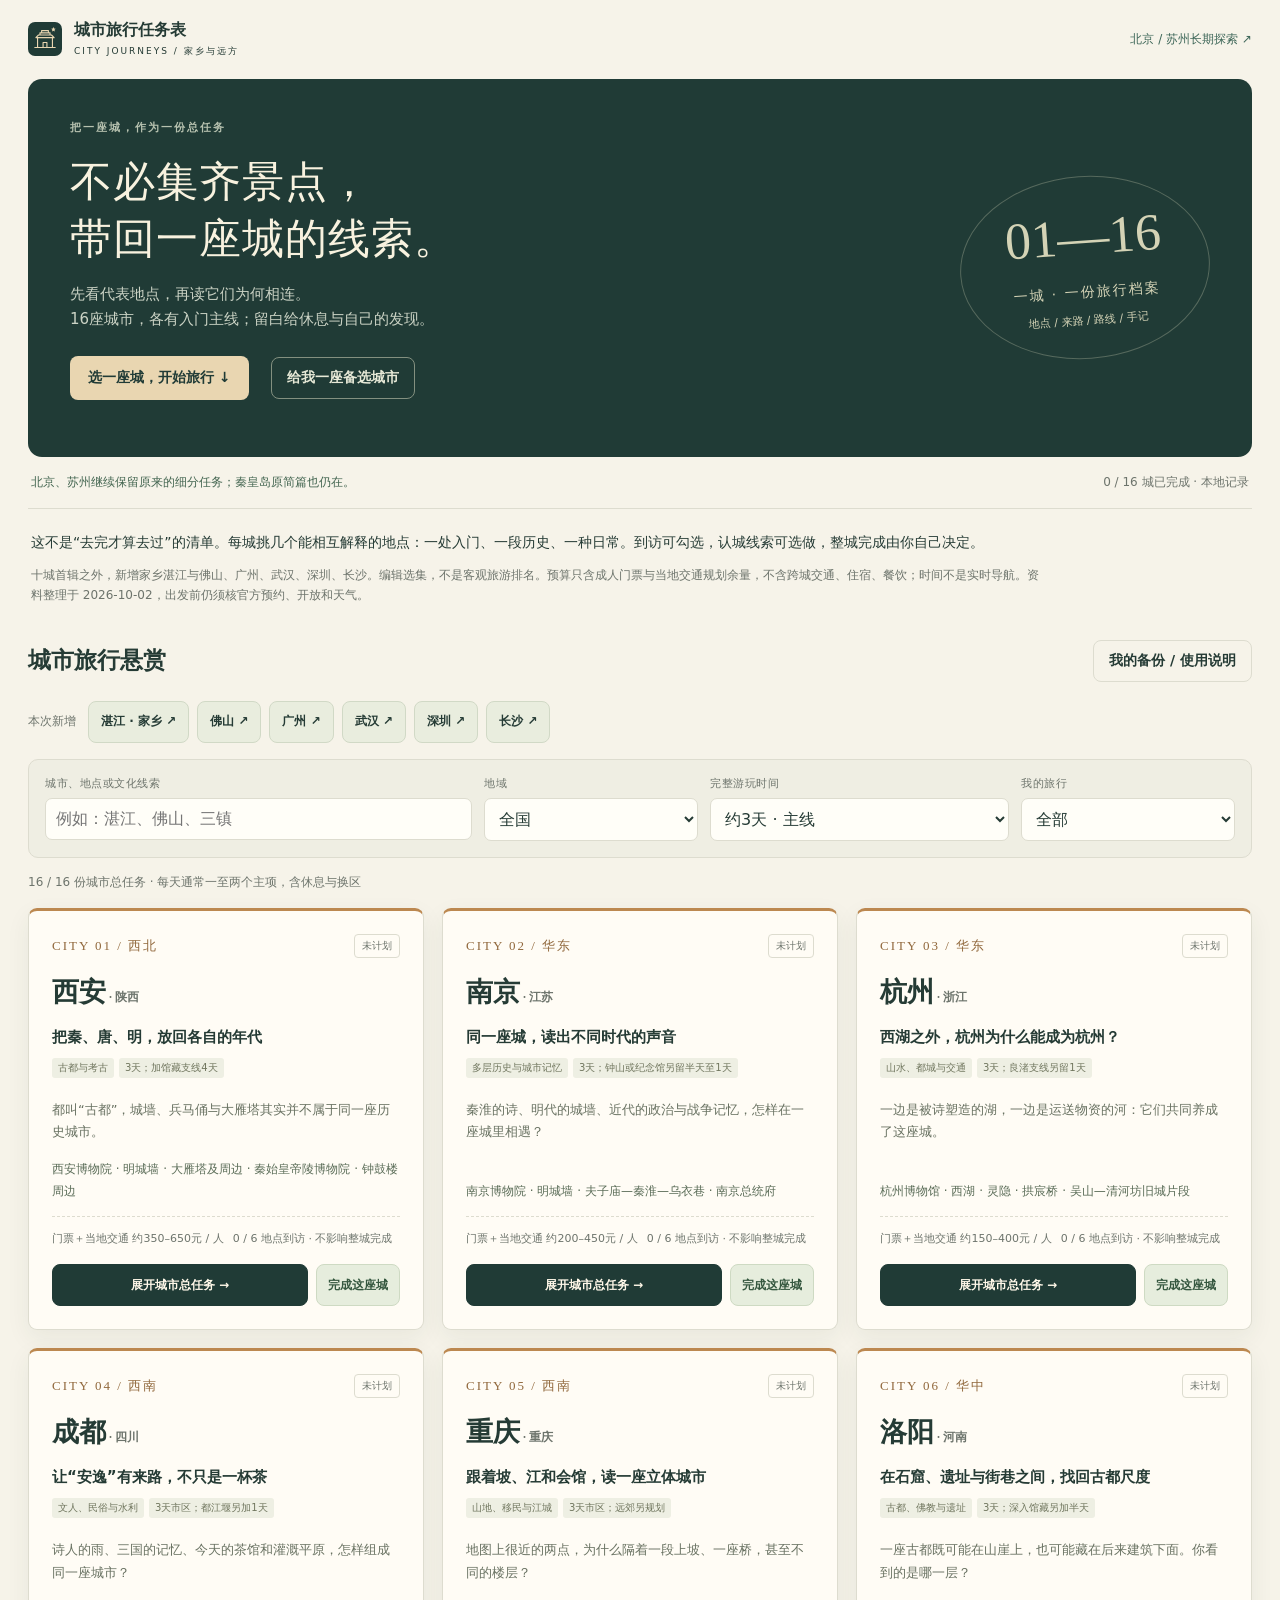
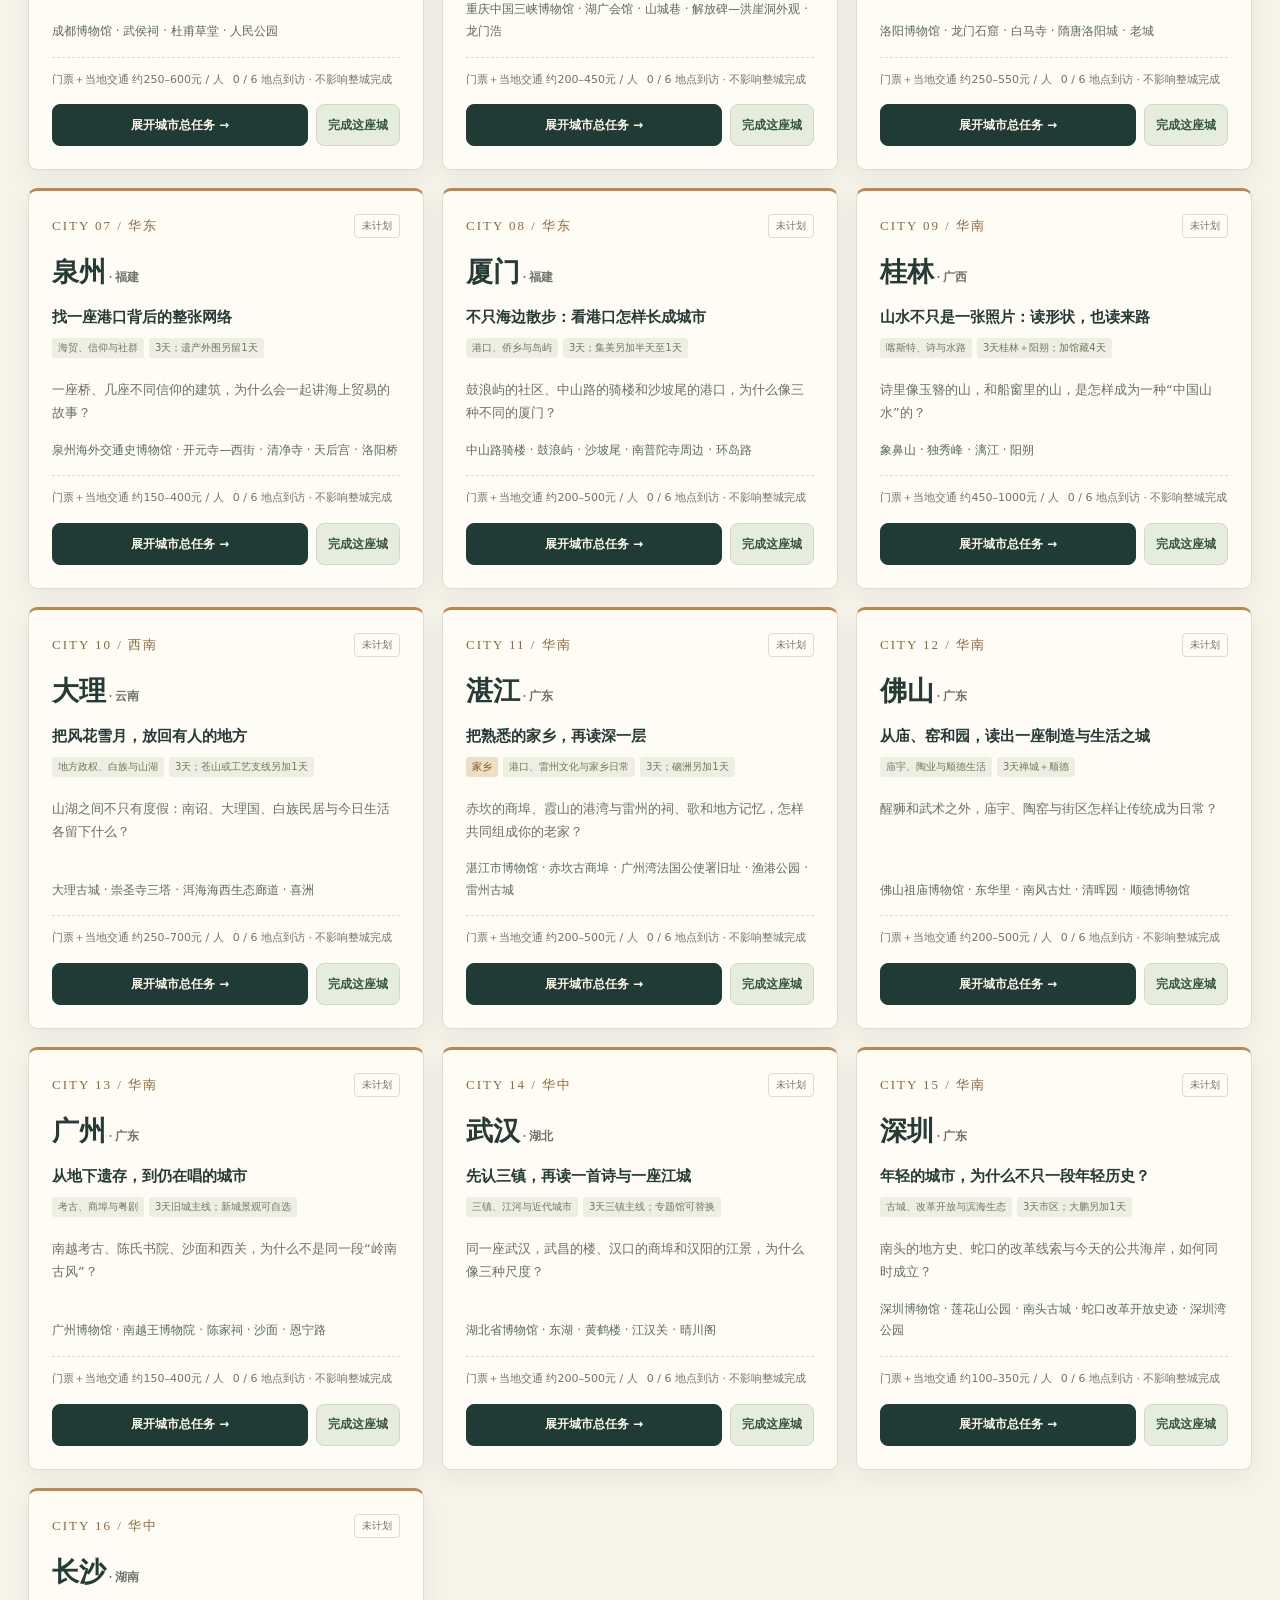
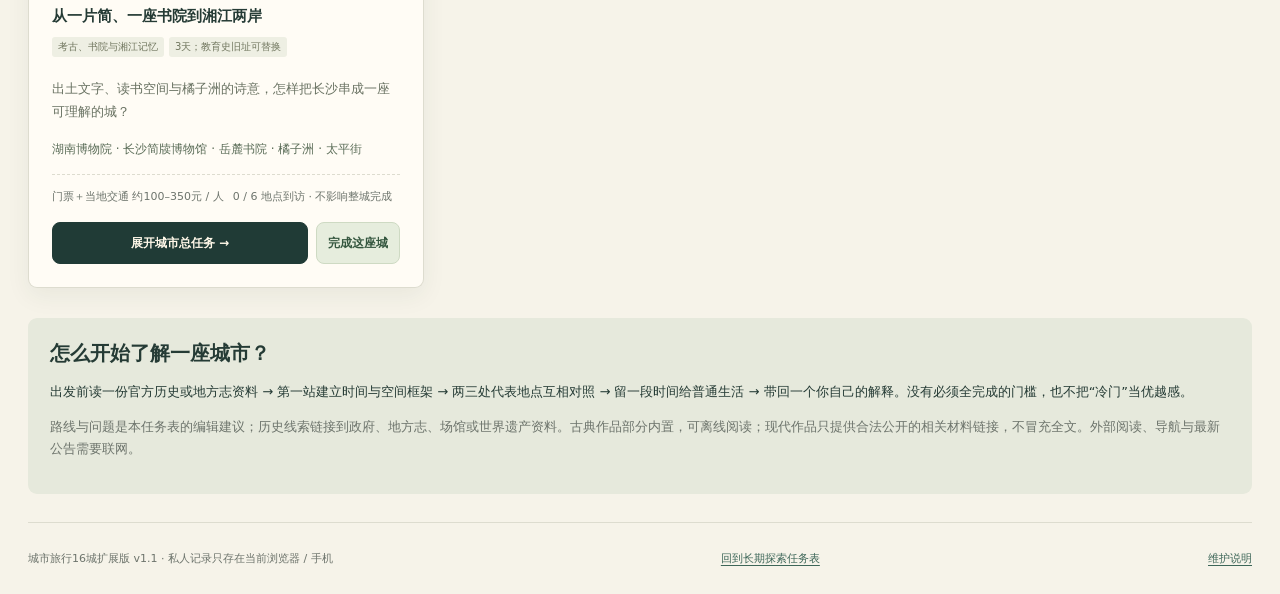
<file: city-quests/travel.html>
<!doctype html>
<html lang="zh-CN">
<head>
 <meta charset="utf-8">
 <meta name="viewport" content="width=device-width,initial-scale=1,viewport-fit=cover">
 <meta name="theme-color" content="#203b36">
 <meta name="description" content="16城旅行总任务：十城首辑加湛江、佛山、广州、武汉、深圳、长沙，文化阅读、路线与本地完成记录。">
 <meta name="apple-mobile-web-app-capable" content="yes">
 <meta name="apple-mobile-web-app-title" content="城市探索">
 <meta name="apple-mobile-web-app-status-bar-style" content="default">
 <title>城市旅行任务表 · 16城扩展版</title>
 <link rel="manifest" href="./manifest.webmanifest">
 <link rel="icon" href="./icon.svg" type="image/svg+xml">
 <link rel="apple-touch-icon" href="./icon-180.png">
 <link rel="stylesheet" href="./styles.css">
 <link rel="stylesheet" href="./travel.css">
 <script defer src="./travel-data.js"></script>
 <script defer src="./travel.js"></script>
</head>
<body>
 <header class="topbar">
  <a class="brand" href="./travel.html"><img src="./icon.svg" width="34" height="34" alt=""><span>城市旅行任务表<small>CITY JOURNEYS / 家乡与远方</small></span></a>
  <div class="header-tools"><a class="back-link" href="./">北京 / 苏州长期探索 ↗</a></div>
 </header>
 <main>
  <section class="hero travel-hero">
   <div><p class="eyebrow">把一座城，作为一份总任务</p><h1>不必集齐景点，<br>带回一座城的线索。</h1><p class="hero-copy">先看代表地点，再读它们为何相连。<br><span id="travel-city-total">16座城市，各有入门主线</span>；留白给休息与自己的发现。</p><div class="hero-actions"><a class="trip-cta" href="#travel-board">选一座城，开始旅行 ↓</a><button id="travel-random" class="quiet">给我一座备选城市</button></div></div>
   <div class="travel-stamp" aria-hidden="true"><span id="travel-stamp-count">01—16</span><p>一城 · 一份旅行档案</p><div>地点 / 来路 / 路线 / 手记</div></div>
  </section>
  <div class="chapter-strip"><span>北京、苏州继续保留原来的细分任务；秦皇岛原简篇也仍在。</span><span id="travel-progress">本地记录 · 无账号</span></div>
  <p id="travel-storage-warning" class="warning" hidden></p>
  <section class="travel-explainer"><p>这不是“去完才算去过”的清单。每城挑几个能相互解释的地点：一处入门、一段历史、一种日常。到访可勾选，认城线索可选做，整城完成由你自己决定。</p><p class="micro">十城首辑之外，新增家乡湛江与佛山、广州、武汉、深圳、长沙。编辑选集，不是客观旅游排名。预算只含成人门票与当地交通规划余量，不含跨城交通、住宿、餐饮；时间不是实时导航。资料整理于 <span id="travel-date"></span>，出发前仍须核官方预约、开放和天气。</p></section>
  <div class="navrow"><h2 id="travel-board">城市旅行悬赏</h2><button id="travel-tools" class="quiet">我的备份 / 使用说明</button></div>
  <div id="travel-new-cities" class="travel-new-cities" aria-label="新增城市快捷入口"></div>
  <section class="travel-filters" aria-label="筛选旅行城市">
   <label><span>城市、地点或文化线索</span><input id="travel-search" type="search" placeholder="例如：湛江、佛山、三镇"></label>
   <label><span>地域</span><select id="travel-region"><option value="">全国</option><option>华东</option><option>华中</option><option>华南</option><option>西北</option><option>西南</option></select></label>
   <label><span>完整游玩时间</span><select id="travel-days"><option value="3">约3天 · 主线</option><option value="2">仅2天 · 看取舍方案</option><option value="4">4天以上 · 可加支线</option></select></label>
   <label><span>我的旅行</span><select id="travel-status"><option value="">全部</option><option value="new">未计划</option><option value="planned">已计划</option><option value="done">已完成</option></select></label>
  </section>
  <p id="travel-count" class="micro" aria-live="polite"></p>
  <section id="travel-cards" class="travel-grid" aria-label="城市旅行任务"></section>
  <section class="principles travel-boundary"><h2>怎么开始了解一座城市？</h2><p>出发前读一份官方历史或地方志资料 → 第一站建立时间与空间框架 → 两三处代表地点互相对照 → 留一段时间给普通生活 → 带回一个你自己的解释。没有必须全完成的门槛，也不把“冷门”当优越感。</p><p class="micro">路线与问题是本任务表的编辑建议；历史线索链接到政府、地方志、场馆或世界遗产资料。古典作品部分内置，可离线阅读；现代作品只提供合法公开的相关材料链接，不冒充全文。外部阅读、导航与最新公告需要联网。</p></section>
  <footer><span>城市旅行16城扩展版 v1.1 · 私人记录只存在当前浏览器 / 手机</span><a href="./">回到长期探索任务表</a><a href="./城市旅行维护说明.md" target="_blank" rel="noopener noreferrer">维护说明</a></footer>
 </main>
 <dialog id="travel-dialog" class="quest-dialog" aria-labelledby="travel-title"><div class="dialog-top"><span id="travel-dialog-label">城市总任务</span><button id="travel-close" class="close" aria-label="关闭城市任务">×</button></div><div id="travel-detail"></div></dialog>
 <dialog id="travel-tools-dialog" class="tools-dialog" aria-labelledby="travel-tools-title">
  <div class="dialog-top"><span>只管理本页城市旅行记录</span><button id="travel-tools-close" class="close" aria-label="关闭备份说明">×</button></div>
  <h2 id="travel-tools-title">旅行档案，保存在你的设备里</h2><p>无需会员、账号或服务器。计划、到访、线索勾选和文字手记存在当前浏览器 / 主屏幕应用的本地存储中，不会自动上传，不会多设备同步。</p><p class="warning">清理浏览器数据、换手机或卸载主屏幕应用可能丢失记录。出发前先导出，回来后再备份。不同浏览器或主屏幕环境可能不共享记录。</p>
  <div class="tool-actions"><button id="travel-export" class="primary">导出城市旅行备份</button><label class="file-button">恢复旅行备份<input id="travel-import" type="file" accept="application/json,.json" hidden></label><button id="travel-clear" class="danger">清空城市旅行记录</button></div>
  <p class="micro">包含本页16城旅行，兼容原十城备份；旧备份没有的新城会保持未计划。恢复仍是替换，先导出当前记录。北京 / 苏州 / 秦皇岛细分探索与原抽签机有各自备份，这里的恢复与清空不会改动它们。</p>
  <h3>安装与离线</h3><p>此页属于已有“城市探索”PWA。苹果设备用 Safari 打开探索首页，分享 → 添加到主屏幕；安卓用浏览器安装 / 添加到主屏幕。安装后从首页进入“城市旅行”。不需要另装一个应用。</p><p id="travel-offline-note" class="micro">联网打开一次并完成离线资源准备后，页面、路线、资料摘要与内置古诗可以离线使用。外部原文、导航和实时票务不能离线。</p><h3>如何维护</h3><p>每城是一个总任务，不是六张新悬赏。增加城市或地点时保留已有编号；路线、预算与预约线索要注明估算或核实日期。</p>
 </dialog>
 <div id="toast" role="status" hidden></div>
</body>
</html>
</file>
<file: city-quests/vendor/leaflet.css>
/* required styles */

.leaflet-pane,
.leaflet-tile,
.leaflet-marker-icon,
.leaflet-marker-shadow,
.leaflet-tile-container,
.leaflet-pane > svg,
.leaflet-pane > canvas,
.leaflet-zoom-box,
.leaflet-image-layer,
.leaflet-layer {
	position: absolute;
	left: 0;
	top: 0;
	}
.leaflet-container {
	overflow: hidden;
	}
.leaflet-tile,
.leaflet-marker-icon,
.leaflet-marker-shadow {
	-webkit-user-select: none;
	   -moz-user-select: none;
	        user-select: none;
	  -webkit-user-drag: none;
	}
/* Prevents IE11 from highlighting tiles in blue */
.leaflet-tile::selection {
	background: transparent;
}
/* Safari renders non-retina tile on retina better with this, but Chrome is worse */
.leaflet-safari .leaflet-tile {
	image-rendering: -webkit-optimize-contrast;
	}
/* hack that prevents hw layers "stretching" when loading new tiles */
.leaflet-safari .leaflet-tile-container {
	width: 1600px;
	height: 1600px;
	-webkit-transform-origin: 0 0;
	}
.leaflet-marker-icon,
.leaflet-marker-shadow {
	display: block;
	}
/* .leaflet-container svg: reset svg max-width decleration shipped in Joomla! (joomla.org) 3.x */
/* .leaflet-container img: map is broken in FF if you have max-width: 100% on tiles */
.leaflet-container .leaflet-overlay-pane svg {
	max-width: none !important;
	max-height: none !important;
	}
.leaflet-container .leaflet-marker-pane img,
.leaflet-container .leaflet-shadow-pane img,
.leaflet-container .leaflet-tile-pane img,
.leaflet-container img.leaflet-image-layer,
.leaflet-container .leaflet-tile {
	max-width: none !important;
	max-height: none !important;
	width: auto;
	padding: 0;
	}

.leaflet-container img.leaflet-tile {
	/* See: https://bugs.chromium.org/p/chromium/issues/detail?id=600120 */
	mix-blend-mode: plus-lighter;
}

.leaflet-container.leaflet-touch-zoom {
	-ms-touch-action: pan-x pan-y;
	touch-action: pan-x pan-y;
	}
.leaflet-container.leaflet-touch-drag {
	-ms-touch-action: pinch-zoom;
	/* Fallback for FF which doesn't support pinch-zoom */
	touch-action: none;
	touch-action: pinch-zoom;
}
.leaflet-container.leaflet-touch-drag.leaflet-touch-zoom {
	-ms-touch-action: none;
	touch-action: none;
}
.leaflet-container {
	-webkit-tap-highlight-color: transparent;
}
.leaflet-container a {
	-webkit-tap-highlight-color: rgba(51, 181, 229, 0.4);
}
.leaflet-tile {
	filter: inherit;
	visibility: hidden;
	}
.leaflet-tile-loaded {
	visibility: inherit;
	}
.leaflet-zoom-box {
	width: 0;
	height: 0;
	-moz-box-sizing: border-box;
	     box-sizing: border-box;
	z-index: 800;
	}
/* workaround for https://bugzilla.mozilla.org/show_bug.cgi?id=888319 */
.leaflet-overlay-pane svg {
	-moz-user-select: none;
	}

.leaflet-pane         { z-index: 400; }

.leaflet-tile-pane    { z-index: 200; }
.leaflet-overlay-pane { z-index: 400; }
.leaflet-shadow-pane  { z-index: 500; }
.leaflet-marker-pane  { z-index: 600; }
.leaflet-tooltip-pane   { z-index: 650; }
.leaflet-popup-pane   { z-index: 700; }

.leaflet-map-pane canvas { z-index: 100; }
.leaflet-map-pane svg    { z-index: 200; }

.leaflet-vml-shape {
	width: 1px;
	height: 1px;
	}
.lvml {
	behavior: url(#default#VML);
	display: inline-block;
	position: absolute;
	}


/* control positioning */

.leaflet-control {
	position: relative;
	z-index: 800;
	pointer-events: visiblePainted; /* IE 9-10 doesn't have auto */
	pointer-events: auto;
	}
.leaflet-top,
.leaflet-bottom {
	position: absolute;
	z-index: 1000;
	pointer-events: none;
	}
.leaflet-top {
	top: 0;
	}
.leaflet-right {
	right: 0;
	}
.leaflet-bottom {
	bottom: 0;
	}
.leaflet-left {
	left: 0;
	}
.leaflet-control {
	float: left;
	clear: both;
	}
.leaflet-right .leaflet-control {
	float: right;
	}
.leaflet-top .leaflet-control {
	margin-top: 10px;
	}
.leaflet-bottom .leaflet-control {
	margin-bottom: 10px;
	}
.leaflet-left .leaflet-control {
	margin-left: 10px;
	}
.leaflet-right .leaflet-control {
	margin-right: 10px;
	}


/* zoom and fade animations */

.leaflet-fade-anim .leaflet-popup {
	opacity: 0;
	-webkit-transition: opacity 0.2s linear;
	   -moz-transition: opacity 0.2s linear;
	        transition: opacity 0.2s linear;
	}
.leaflet-fade-anim .leaflet-map-pane .leaflet-popup {
	opacity: 1;
	}
.leaflet-zoom-animated {
	-webkit-transform-origin: 0 0;
	    -ms-transform-origin: 0 0;
	        transform-origin: 0 0;
	}
svg.leaflet-zoom-animated {
	will-change: transform;
}

.leaflet-zoom-anim .leaflet-zoom-animated {
	-webkit-transition: -webkit-transform 0.25s cubic-bezier(0,0,0.25,1);
	   -moz-transition:    -moz-transform 0.25s cubic-bezier(0,0,0.25,1);
	        transition:         transform 0.25s cubic-bezier(0,0,0.25,1);
	}
.leaflet-zoom-anim .leaflet-tile,
.leaflet-pan-anim .leaflet-tile {
	-webkit-transition: none;
	   -moz-transition: none;
	        transition: none;
	}

.leaflet-zoom-anim .leaflet-zoom-hide {
	visibility: hidden;
	}


/* cursors */

.leaflet-interactive {
	cursor: pointer;
	}
.leaflet-grab {
	cursor: -webkit-grab;
	cursor:    -moz-grab;
	cursor:         grab;
	}
.leaflet-crosshair,
.leaflet-crosshair .leaflet-interactive {
	cursor: crosshair;
	}
.leaflet-popup-pane,
.leaflet-control {
	cursor: auto;
	}
.leaflet-dragging .leaflet-grab,
.leaflet-dragging .leaflet-grab .leaflet-interactive,
.leaflet-dragging .leaflet-marker-draggable {
	cursor: move;
	cursor: -webkit-grabbing;
	cursor:    -moz-grabbing;
	cursor:         grabbing;
	}

/* marker & overlays interactivity */
.leaflet-marker-icon,
.leaflet-marker-shadow,
.leaflet-image-layer,
.leaflet-pane > svg path,
.leaflet-tile-container {
	pointer-events: none;
	}

.leaflet-marker-icon.leaflet-interactive,
.leaflet-image-layer.leaflet-interactive,
.leaflet-pane > svg path.leaflet-interactive,
svg.leaflet-image-layer.leaflet-interactive path {
	pointer-events: visiblePainted; /* IE 9-10 doesn't have auto */
	pointer-events: auto;
	}

/* visual tweaks */

.leaflet-container {
	background: #ddd;
	outline-offset: 1px;
	}
.leaflet-container a {
	color: #0078A8;
	}
.leaflet-zoom-box {
	border: 2px dotted #38f;
	background: rgba(255,255,255,0.5);
	}


/* general typography */
.leaflet-container {
	font-family: "Helvetica Neue", Arial, Helvetica, sans-serif;
	font-size: 12px;
	font-size: 0.75rem;
	line-height: 1.5;
	}


/* general toolbar styles */

.leaflet-bar {
	box-shadow: 0 1px 5px rgba(0,0,0,0.65);
	border-radius: 4px;
	}
.leaflet-bar a {
	background-color: #fff;
	border-bottom: 1px solid #ccc;
	width: 26px;
	height: 26px;
	line-height: 26px;
	display: block;
	text-align: center;
	text-decoration: none;
	color: black;
	}
.leaflet-bar a,
.leaflet-control-layers-toggle {
	background-position: 50% 50%;
	background-repeat: no-repeat;
	display: block;
	}
.leaflet-bar a:hover,
.leaflet-bar a:focus {
	background-color: #f4f4f4;
	}
.leaflet-bar a:first-child {
	border-top-left-radius: 4px;
	border-top-right-radius: 4px;
	}
.leaflet-bar a:last-child {
	border-bottom-left-radius: 4px;
	border-bottom-right-radius: 4px;
	border-bottom: none;
	}
.leaflet-bar a.leaflet-disabled {
	cursor: default;
	background-color: #f4f4f4;
	color: #bbb;
	}

.leaflet-touch .leaflet-bar a {
	width: 30px;
	height: 30px;
	line-height: 30px;
	}
.leaflet-touch .leaflet-bar a:first-child {
	border-top-left-radius: 2px;
	border-top-right-radius: 2px;
	}
.leaflet-touch .leaflet-bar a:last-child {
	border-bottom-left-radius: 2px;
	border-bottom-right-radius: 2px;
	}

/* zoom control */

.leaflet-control-zoom-in,
.leaflet-control-zoom-out {
	font: bold 18px 'Lucida Console', Monaco, monospace;
	text-indent: 1px;
	}

.leaflet-touch .leaflet-control-zoom-in, .leaflet-touch .leaflet-control-zoom-out  {
	font-size: 22px;
	}


/* layers control */

.leaflet-control-layers {
	box-shadow: 0 1px 5px rgba(0,0,0,0.4);
	background: #fff;
	border-radius: 5px;
	}
.leaflet-control-layers-toggle {
	background-image: url(images/layers.png);
	width: 36px;
	height: 36px;
	}
.leaflet-retina .leaflet-control-layers-toggle {
	background-image: url(images/layers-2x.png);
	background-size: 26px 26px;
	}
.leaflet-touch .leaflet-control-layers-toggle {
	width: 44px;
	height: 44px;
	}
.leaflet-control-layers .leaflet-control-layers-list,
.leaflet-control-layers-expanded .leaflet-control-layers-toggle {
	display: none;
	}
.leaflet-control-layers-expanded .leaflet-control-layers-list {
	display: block;
	position: relative;
	}
.leaflet-control-layers-expanded {
	padding: 6px 10px 6px 6px;
	color: #333;
	background: #fff;
	}
.leaflet-control-layers-scrollbar {
	overflow-y: scroll;
	overflow-x: hidden;
	padding-right: 5px;
	}
.leaflet-control-layers-selector {
	margin-top: 2px;
	position: relative;
	top: 1px;
	}
.leaflet-control-layers label {
	display: block;
	font-size: 13px;
	font-size: 1.08333em;
	}
.leaflet-control-layers-separator {
	height: 0;
	border-top: 1px solid #ddd;
	margin: 5px -10px 5px -6px;
	}

/* Default icon URLs */
.leaflet-default-icon-path { /* used only in path-guessing heuristic, see L.Icon.Default */
	background-image: url(images/marker-icon.png);
	}


/* attribution and scale controls */

.leaflet-container .leaflet-control-attribution {
	background: #fff;
	background: rgba(255, 255, 255, 0.8);
	margin: 0;
	}
.leaflet-control-attribution,
.leaflet-control-scale-line {
	padding: 0 5px;
	color: #333;
	line-height: 1.4;
	}
.leaflet-control-attribution a {
	text-decoration: none;
	}
.leaflet-control-attribution a:hover,
.leaflet-control-attribution a:focus {
	text-decoration: underline;
	}
.leaflet-attribution-flag {
	display: inline !important;
	vertical-align: baseline !important;
	width: 1em;
	height: 0.6669em;
	}
.leaflet-left .leaflet-control-scale {
	margin-left: 5px;
	}
.leaflet-bottom .leaflet-control-scale {
	margin-bottom: 5px;
	}
.leaflet-control-scale-line {
	border: 2px solid #777;
	border-top: none;
	line-height: 1.1;
	padding: 2px 5px 1px;
	white-space: nowrap;
	-moz-box-sizing: border-box;
	     box-sizing: border-box;
	background: rgba(255, 255, 255, 0.8);
	text-shadow: 1px 1px #fff;
	}
.leaflet-control-scale-line:not(:first-child) {
	border-top: 2px solid #777;
	border-bottom: none;
	margin-top: -2px;
	}
.leaflet-control-scale-line:not(:first-child):not(:last-child) {
	border-bottom: 2px solid #777;
	}

.leaflet-touch .leaflet-control-attribution,
.leaflet-touch .leaflet-control-layers,
.leaflet-touch .leaflet-bar {
	box-shadow: none;
	}
.leaflet-touch .leaflet-control-layers,
.leaflet-touch .leaflet-bar {
	border: 2px solid rgba(0,0,0,0.2);
	background-clip: padding-box;
	}


/* popup */

.leaflet-popup {
	position: absolute;
	text-align: center;
	margin-bottom: 20px;
	}
.leaflet-popup-content-wrapper {
	padding: 1px;
	text-align: left;
	border-radius: 12px;
	}
.leaflet-popup-content {
	margin: 13px 24px 13px 20px;
	line-height: 1.3;
	font-size: 13px;
	font-size: 1.08333em;
	min-height: 1px;
	}
.leaflet-popup-content p {
	margin: 17px 0;
	margin: 1.3em 0;
	}
.leaflet-popup-tip-container {
	width: 40px;
	height: 20px;
	position: absolute;
	left: 50%;
	margin-top: -1px;
	margin-left: -20px;
	overflow: hidden;
	pointer-events: none;
	}
.leaflet-popup-tip {
	width: 17px;
	height: 17px;
	padding: 1px;

	margin: -10px auto 0;
	pointer-events: auto;

	-webkit-transform: rotate(45deg);
	   -moz-transform: rotate(45deg);
	    -ms-transform: rotate(45deg);
	        transform: rotate(45deg);
	}
.leaflet-popup-content-wrapper,
.leaflet-popup-tip {
	background: white;
	color: #333;
	box-shadow: 0 3px 14px rgba(0,0,0,0.4);
	}
.leaflet-container a.leaflet-popup-close-button {
	position: absolute;
	top: 0;
	right: 0;
	border: none;
	text-align: center;
	width: 24px;
	height: 24px;
	font: 16px/24px Tahoma, Verdana, sans-serif;
	color: #757575;
	text-decoration: none;
	background: transparent;
	}
.leaflet-container a.leaflet-popup-close-button:hover,
.leaflet-container a.leaflet-popup-close-button:focus {
	color: #585858;
	}
.leaflet-popup-scrolled {
	overflow: auto;
	}

.leaflet-oldie .leaflet-popup-content-wrapper {
	-ms-zoom: 1;
	}
.leaflet-oldie .leaflet-popup-tip {
	width: 24px;
	margin: 0 auto;

	-ms-filter: "progid:DXImageTransform.Microsoft.Matrix(M11=0.70710678, M12=0.70710678, M21=-0.70710678, M22=0.70710678)";
	filter: progid:DXImageTransform.Microsoft.Matrix(M11=0.70710678, M12=0.70710678, M21=-0.70710678, M22=0.70710678);
	}

.leaflet-oldie .leaflet-control-zoom,
.leaflet-oldie .leaflet-control-layers,
.leaflet-oldie .leaflet-popup-content-wrapper,
.leaflet-oldie .leaflet-popup-tip {
	border: 1px solid #999;
	}


/* div icon */

.leaflet-div-icon {
	background: #fff;
	border: 1px solid #666;
	}


/* Tooltip */
/* Base styles for the element that has a tooltip */
.leaflet-tooltip {
	position: absolute;
	padding: 6px;
	background-color: #fff;
	border: 1px solid #fff;
	border-radius: 3px;
	color: #222;
	white-space: nowrap;
	-webkit-user-select: none;
	-moz-user-select: none;
	-ms-user-select: none;
	user-select: none;
	pointer-events: none;
	box-shadow: 0 1px 3px rgba(0,0,0,0.4);
	}
.leaflet-tooltip.leaflet-interactive {
	cursor: pointer;
	pointer-events: auto;
	}
.leaflet-tooltip-top:before,
.leaflet-tooltip-bottom:before,
.leaflet-tooltip-left:before,
.leaflet-tooltip-right:before {
	position: absolute;
	pointer-events: none;
	border: 6px solid transparent;
	background: transparent;
	content: "";
	}

/* Directions */

.leaflet-tooltip-bottom {
	margin-top: 6px;
}
.leaflet-tooltip-top {
	margin-top: -6px;
}
.leaflet-tooltip-bottom:before,
.leaflet-tooltip-top:before {
	left: 50%;
	margin-left: -6px;
	}
.leaflet-tooltip-top:before {
	bottom: 0;
	margin-bottom: -12px;
	border-top-color: #fff;
	}
.leaflet-tooltip-bottom:before {
	top: 0;
	margin-top: -12px;
	margin-left: -6px;
	border-bottom-color: #fff;
	}
.leaflet-tooltip-left {
	margin-left: -6px;
}
.leaflet-tooltip-right {
	margin-left: 6px;
}
.leaflet-tooltip-left:before,
.leaflet-tooltip-right:before {
	top: 50%;
	margin-top: -6px;
	}
.leaflet-tooltip-left:before {
	right: 0;
	margin-right: -12px;
	border-left-color: #fff;
	}
.leaflet-tooltip-right:before {
	left: 0;
	margin-left: -12px;
	border-right-color: #fff;
	}

/* Printing */

@media print {
	/* Prevent printers from removing background-images of controls. */
	.leaflet-control {
		-webkit-print-color-adjust: exact;
		print-color-adjust: exact;
		}
	}
</file>
<file: city-quests/styles.css>
:root{--ink:#253b35;--muted:#6d746c;--paper:#f6f3e9;--card:#fffcf5;--line:#dddccf;--green:#203b36;--gold:#bc8850;--red:#a65840;--blue:#53788a;--shadow:0 8px 25px #253b3510;font-family:system-ui,-apple-system,'Segoe UI','Microsoft YaHei',sans-serif;color:var(--ink);background:var(--paper);color-scheme:light}
*{box-sizing:border-box}body{margin:0}button,input,select,textarea{font:inherit}button,.file-button{cursor:pointer;border:1px solid var(--line);border-radius:8px;background:var(--card);color:var(--ink);padding:10px 15px;min-height:42px;font-size:14px;font-weight:600}button:hover,.file-button:hover{background:#ecefe5}button:disabled{opacity:.45;cursor:not-allowed}input,select,textarea{color:var(--ink);border:1px solid var(--line);background:#fffef8;border-radius:7px;padding:10px;width:100%;min-height:42px}input[type=checkbox]{width:18px;height:18px;min-height:18px;accent-color:var(--green);flex:0 0 18px}a{color:#3d6658;text-underline-offset:3px}a:hover{color:#9b543b}button:focus-visible,a:focus-visible,input:focus-visible,select:focus-visible,summary:focus-visible,textarea:focus-visible{outline:3px solid #bc885080;outline-offset:3px}[hidden]{display:none!important}h1,h2,h3,p{margin-top:0}h2{font-size:23px;margin-bottom:0}h3{font-size:18px}p{line-height:1.7}small,.micro{font-size:12px;line-height:1.65}.muted,.micro{color:var(--muted)}.quiet{background:transparent}.primary{background:var(--green);color:#fff8e9;border-color:var(--green)}.primary:hover{background:#345449}.danger{color:#a3452c}.warning{background:#fff0d6;color:#7a431c;padding:12px;border-radius:7px}.eyebrow{font-size:11px;letter-spacing:2px;color:var(--muted);margin-bottom:8px;font-weight:650}.topbar{max-width:1360px;margin:auto;display:flex;justify-content:space-between;align-items:center;padding:20px 28px}.brand{display:flex;gap:12px;align-items:center;text-decoration:none;font-weight:750;color:var(--ink)}.brand small{display:block;letter-spacing:2px;font-size:9px;margin-top:3px;font-weight:450}.header-tools{display:flex;align-items:center;gap:16px}.network{font-size:12px;color:var(--muted)}main{max-width:1304px;margin:auto;padding:0 28px}.hero{background:var(--green);color:#f8f2df;border-radius:14px;padding:40px 42px;display:flex;align-items:center;justify-content:space-between;overflow:hidden;position:relative}.hero .eyebrow{color:#b6c1af}.hero h1{font-family:Georgia,'Songti SC','SimSun',serif;font-size:clamp(30px,3.3vw,47px);font-weight:500;line-height:1.35;letter-spacing:2px;margin:15px 0}.hero-copy{font-size:15px;color:#cbd3c5}.hero-actions{display:flex;gap:22px;align-items:center;margin:23px 0 17px}.hero .primary{background:#e9d6b1;border-color:#e9d6b1;color:#203b36}.hero-link{color:#e0e9d5;font-size:13px}.origin{color:#b7c3b6;font-size:12px;margin:0}.hero-art{width:33%;color:#b7c0a2;position:relative;text-align:center;padding-top:25px}.hero-art svg{width:100%;max-width:350px;position:relative}.hero-art p{font-size:12px;letter-spacing:3px;margin:4px 0}.chapter-no{font:150px Georgia;opacity:.12;position:absolute;right:50px;top:-55px}.chapter-strip{display:flex;justify-content:space-between;gap:14px;padding:17px 3px;font-size:12px;color:var(--muted);border-bottom:1px solid var(--line)}.chapter-strip span:first-child{color:#436550}.navrow{display:flex;justify-content:space-between;align-items:center;gap:16px;margin:19px 0}nav{display:flex;gap:5px;flex-wrap:wrap}nav button{border-color:transparent;background:transparent}nav button[aria-pressed=true]{background:#e4e8dc;color:#233b32}.filter-panel{background:#eaeade80;border:1px solid var(--line);border-radius:10px;padding:17px;display:grid;grid-template-columns:1.5fr 1fr 1fr 1fr 1fr;gap:12px}label>span{font-size:11px;color:var(--muted);display:block;margin-bottom:7px;letter-spacing:.5px}.departure{grid-column:1/-1;border-top:1px dashed #cccfc0;padding-top:12px}.departure summary{cursor:pointer;font-size:13px;font-weight:650}.departure summary span{font-weight:400;margin-left:10px;color:var(--muted);font-size:12px}.departure-grid{display:grid;grid-template-columns:repeat(3,1fr);gap:12px;margin-top:15px}.check-line{display:flex;gap:9px;align-items:center;font-size:13px;margin:14px 0}.departure .micro{margin-bottom:0}.workspace{display:grid;grid-template-columns:minmax(0,1fr) 340px;gap:26px;margin-top:29px}.section-top{display:flex;justify-content:space-between;align-items:center;gap:10px;margin-bottom:18px}.section-top .muted{font-size:12px;white-space:nowrap}.quest-grid{display:grid;grid-template-columns:repeat(2,minmax(0,1fr));gap:16px}.quest-card{background:var(--card);border:1px solid var(--line);border-radius:9px;box-shadow:var(--shadow);padding:19px;display:flex;flex-direction:column;position:relative;border-top:3px solid var(--gold)}.quest-card[data-stars='3']{border-top-color:var(--blue)}.quest-card[data-stars='5']{border-top-color:var(--red)}.quest-card.completed{border-top-color:#6a8660;background:#f1f4e9}.card-top{display:flex;justify-content:space-between;align-items:center;gap:8px;margin-bottom:13px}.stars{color:#a57335;letter-spacing:2px;font-size:13px}.status{font-size:10px;color:var(--muted);padding:4px 7px;border:1px solid var(--line);border-radius:4px}.status.active{color:#426654;background:#eaf0e4}.status.done{color:#426654;background:#dbe8d2}.quest-card h3{font:600 20px/1.45 Georgia,'Songti SC','SimSun',serif;margin-bottom:9px}.card-hook{font-size:13px;line-height:1.75;margin-bottom:15px;color:#697262;flex:1}.tags{display:flex;flex-wrap:wrap;gap:5px;margin:0 0 13px}.tag{font-size:10px;color:#70765e;background:#eeefe3;padding:3px 6px;border-radius:3px}.card-meta{border-top:1px dashed var(--line);padding-top:12px;display:flex;flex-wrap:wrap;gap:9px;font-size:11px;color:var(--muted)}.card-warning{font-size:11px;color:#a35a35;line-height:1.6;margin:9px 0 0}.card-action{margin-top:14px;text-align:left;display:flex;justify-content:space-between;align-items:center;background:transparent;font-weight:600;border-color:#d1d8c7}.card-action span{color:var(--gold)}.map-pane{align-self:start;position:sticky;top:20px;border:1px solid var(--line);border-radius:10px;background:#f2f0e5;padding:16px}.map-pane h2{font-size:21px}#map{height:340px;border:1px solid #cdd3c8;border-radius:7px;background-color:#e1e6da;background-image:linear-gradient(#cfd7c666 1px,transparent 1px),linear-gradient(90deg,#cfd7c666 1px,transparent 1px);background-size:40px 40px;z-index:0}.map-toolbar{display:flex;justify-content:space-between;gap:6px;margin:13px 0}.map-toolbar button{padding:8px 9px;font-size:12px}.map-pane .micro{margin:7px 0}.map-legend{display:flex;gap:12px;flex-wrap:wrap;border-top:1px solid var(--line);padding-top:12px;margin-top:12px;font-size:11px;color:var(--muted)}.dot{display:inline-block;width:9px;height:9px;border-radius:50%;margin-right:5px}.three{background:var(--blue)}.four{background:var(--gold)}.five{background:var(--red)}.done{background:#6a8660}.leaflet-popup-content{font-family:system-ui,'Microsoft YaHei',sans-serif;line-height:1.6;margin:13px 17px;min-width:170px}.leaflet-popup-content button{width:100%;margin-top:10px;font-size:12px}.leaflet-control-attribution{font-size:10px!important;max-width:100%;white-space:normal}.view-map{grid-template-columns:1fr}.view-map .board-pane{display:none}.view-map .map-pane{position:static;width:100%}.view-map #map{height:560px}.empty{padding:40px;text-align:center;background:var(--card);border:1px dashed var(--line);border-radius:9px}.empty p{color:var(--muted);font-size:14px}.portal-grid{display:grid;grid-template-columns:repeat(3,1fr);gap:17px;margin:24px 0}.portal{background:var(--card);border:1px solid var(--line);border-radius:8px;padding:20px}.portal p{color:var(--muted);font-size:13px;margin-bottom:0}.principles{padding:22px;background:#e6e9dc;border-radius:9px}.principles p{font-size:13px}#source-pane{margin:35px 0}footer{display:flex;flex-wrap:wrap;gap:15px;justify-content:space-between;font-size:11px;color:var(--muted);padding:28px 0;margin-top:28px;border-top:1px solid var(--line)}
dialog{border:1px solid #d3d7c6;border-radius:12px;padding:0;background:var(--card);color:var(--ink);max-height:calc(100dvh - 48px);box-shadow:0 20px 90px #0004}dialog::backdrop{background:#1d302bcc;backdrop-filter:blur(3px)}.quest-dialog{width:min(850px,calc(100% - 32px))}.dialog-top{position:sticky;top:0;z-index:10;background:var(--card);display:flex;justify-content:space-between;align-items:center;padding:14px 24px;border-bottom:1px solid var(--line);gap:10px}.dialog-top span{font-size:11px;color:var(--muted);letter-spacing:1px}.close{font-size:27px;line-height:1;padding:0;width:42px;min-width:42px;border:0;background:transparent}.detail-intro{padding:25px 28px 20px;background:#edf0e5}.detail-intro h2{font:600 29px/1.4 Georgia,'Songti SC','SimSun',serif;margin:9px 0 12px}.detail-intro .hook{color:#526651;font-size:16px}.detail-body{padding:24px 28px}.detail-question{border-left:3px solid var(--gold);padding:10px 14px;background:#f4ecd9;font-size:15px;margin:15px 0 25px}.detail-grid{display:grid;grid-template-columns:1fr 1fr;gap:14px;margin:20px 0}.info-box{background:#f0f0e5;border-radius:7px;padding:15px}.info-box h3{font-size:12px;color:#65715e;margin-bottom:7px}.info-box p{font-size:13px;margin:0}.step-list{display:grid;gap:10px}.step{display:flex;align-items:flex-start;gap:11px;border:1px solid var(--line);border-radius:7px;padding:13px;font-size:14px;line-height:1.65}.step input{margin-top:4px}.step:has(input:checked){background:#edf1e3;color:#70836b}.step-counter{font-size:12px;color:var(--muted);float:right;font-weight:400}.detail-section{margin:25px 0}.reading{border-bottom:1px dashed var(--line);padding:12px 0}.reading:first-of-type{padding-top:0}.reading h4{margin:0 0 5px;font-size:14px}.reading p{font-size:13px;color:var(--muted);margin:5px 0}.reading .tag{display:inline-block}.sources-list{display:grid;gap:9px}.sources-list a{font-size:13px;line-height:1.65;word-break:break-word}.notes{min-height:140px;resize:vertical;line-height:1.7;font-size:14px}.record-actions{display:flex;gap:10px;flex-wrap:wrap;margin-top:13px}.completion{color:#597c48;background:#e4edd8;padding:12px;border-radius:7px;font-size:13px}.tools-dialog{padding:0 22px 24px;width:min(580px,calc(100% - 32px))}.tools-dialog .dialog-top{margin:0 -22px 19px}.tools-dialog h2{font-size:20px}.tools-dialog p{font-size:14px}.tools-dialog h3{margin:21px 0 9px}.tool-actions{display:flex;gap:10px;flex-wrap:wrap;margin:24px 0}.file-button{display:inline-flex;align-items:center}#toast{position:fixed;z-index:99999;bottom:max(24px,env(safe-area-inset-bottom));left:50%;transform:translateX(-50%);background:#203b36;color:#fff8eb;padding:13px 22px;border-radius:8px;box-shadow:0 6px 30px #0003;font-size:13px;max-width:90%;line-height:1.6}
@media(min-width:1400px){.quest-grid{grid-template-columns:repeat(3,minmax(0,1fr))}.workspace{grid-template-columns:minmax(0,1fr) 310px}.quest-card h3{font-size:19px}.quest-card{padding:16px}}@media(max-width:1000px){.workspace{grid-template-columns:minmax(0,1fr) 290px;gap:18px}.filter-panel{grid-template-columns:repeat(4,1fr)}.search-label{grid-column:1/-1}.quest-grid{grid-template-columns:1fr}.hero{padding:30px}.hero-art{width:36%}.portal-grid{grid-template-columns:repeat(2,1fr)}}@media(max-width:700px){.topbar{padding:16px}.brand{font-size:14px}.brand small{font-size:8px}.network{display:none}.header-tools button{font-size:11px;padding:8px;min-height:38px}main{padding:0 16px}.hero{padding:27px 24px}.hero-art{display:none}.hero h1{font-size:32px}.hero-copy{font-size:14px}.hero-actions{gap:14px;flex-wrap:wrap}.hero-link{font-size:12px}.origin{font-size:11px}.chapter-strip{font-size:10px;flex-wrap:wrap;gap:8px}.chapter-strip span:last-child{margin-left:auto}.navrow{flex-wrap:wrap;gap:8px;margin:14px 0}.navrow nav{width:100%;justify-content:space-between;gap:0}nav button{padding:9px 12px;font-size:13px}.navrow>.quiet{font-size:12px;min-height:32px;padding:5px 9px;margin-left:auto}.filter-panel{grid-template-columns:1fr 1fr;padding:13px;gap:10px}.departure summary span{display:block;margin-left:15px;margin-top:5px;font-size:11px}.departure-grid{grid-template-columns:1fr 1fr}.workspace{display:block;margin-top:22px}.quest-grid{grid-template-columns:1fr}.quest-card{padding:19px}.quest-card h3{font-size:21px}.map-pane{display:none}.view-map .map-pane{display:block;padding:12px}.view-map #map{height:480px}.section-top h2{font-size:21px}.portal-grid{grid-template-columns:1fr}.detail-grid{grid-template-columns:1fr}.detail-intro,.detail-body{padding:20px}.detail-intro h2{font-size:25px}.dialog-top{padding:10px 17px}.quest-dialog{width:calc(100% - 18px);max-height:calc(100dvh - 20px)}footer{font-size:10px;gap:9px}.desktop-only{display:none}#result-count{font-size:11px}.tools-dialog{padding:0 19px 20px}.tools-dialog .dialog-top{margin:0 -19px 17px}}
@media(prefers-reduced-motion:reduce){*{scroll-behavior:auto!important}}
.reading-shortcut{display:flex;align-items:center;gap:9px;flex-wrap:wrap;padding:12px;margin:12px 0 14px;background:#edf1e3;border-radius:7px}.reading-shortcut>span{font-size:12px;color:var(--muted)}.reading-shortcut button{font-size:12px}.reading-actions{display:flex;flex-wrap:wrap;gap:9px;margin:12px 0 8px}.reading-link{display:inline-flex;flex-direction:column;justify-content:center;gap:3px;min-height:44px;padding:9px 12px;border:1px solid #c9d6bf;border-radius:7px;background:#edf1e3;color:var(--green);text-decoration:none;font-size:13px;line-height:1.6;max-width:100%;overflow-wrap:anywhere;box-sizing:border-box}.reading-link:hover{background:#dce8d0}.reading-link small{font-size:10px;font-weight:400;color:#5e7056}.reading .reading-guide{color:var(--ink);background:#f2f1e7;padding:10px 12px;border-left:2px solid #bcc9ae}.reading .reading-notice{font-size:12px;color:#765e39}.reading{scroll-margin-top:72px}.reading:focus{outline:2px solid #748c61;outline-offset:5px}.inline-reading{margin:12px 0;border:1px solid var(--line);border-radius:7px}.inline-reading summary{cursor:pointer;padding:13px;font-size:13px;color:var(--green);line-height:1.6}.inline-reading-body{padding:0 16px 12px}.inline-reading h5{font:600 17px/1.6 Georgia,'Songti SC','SimSun',serif;margin:12px 0 5px}.inline-text{white-space:pre-wrap;margin:14px 0;font:16px/2 Georgia,'Songti SC','SimSun',serif;overflow-wrap:anywhere}.inline-reading .micro{font-size:11px}
.chapter-strip{align-items:center;flex-wrap:wrap}.city-picker{display:flex;align-items:center;gap:10px;color:var(--green);font-weight:650;flex-shrink:0}.city-picker select{width:auto;min-width:190px;font-size:13px;background:var(--card)}#city-intro{max-width:42%;line-height:1.6}.card-buttons{display:grid;gap:8px;margin-top:14px}.card-buttons .card-action{margin-top:0}.quick-complete{background:#e6eddd;color:#35573f;border-color:#cedac3}.quick-complete.undo{background:transparent;color:var(--muted);font-weight:400}.quick-complete:hover{background:#d7e3cb}
@media(max-width:700px){.city-picker{width:100%;font-size:12px;justify-content:space-between}.city-picker select{flex:1;max-width:240px}#city-intro{max-width:100%;font-size:11px}.chapter-strip #progress-summary{font-size:11px}.card-buttons{grid-template-columns:minmax(0,1fr) auto}.quick-complete{font-size:12px;padding:9px 11px}}
</file>
<file: city-quests/temple-day.css>
.temple-main{max-width:1100px}.temple-main .hero{gap:24px}.temple-seal{font:72px/1.35 Georgia,'Songti SC','SimSun',serif;opacity:.6;border:1px solid #b6c1af;border-radius:6px;padding:14px 24px;flex-shrink:0}.temple-nav{padding:20px 0;gap:10px 20px;flex-wrap:wrap}.temple-nav a{font-size:13px;padding:8px 0}.temple-section{margin:36px 0;scroll-margin-top:18px}.temple-section>h2{font:600 26px/1.5 Georgia,'Songti SC','SimSun',serif;margin-bottom:18px}.temple-section>p{font-size:15px}.temple-grid{display:grid;grid-template-columns:repeat(2,minmax(0,1fr));gap:16px;margin:20px 0}.temple-grid>article:last-child:nth-child(odd){grid-column:1/-1}.temple-card{background:var(--card);border:1px solid var(--line);border-radius:10px;padding:20px;min-width:0;margin-bottom:16px}.temple-grid .temple-card{margin-bottom:0}.temple-card h3{line-height:1.6;margin-bottom:10px}.temple-card p{font-size:14px;margin-bottom:12px}.temple-card p:last-child{margin-bottom:0}.temple-card summary{cursor:pointer;line-height:1.7;font-weight:650}.temple-card[open]>summary{margin-bottom:14px}.temple-card a,.temple-sources a{overflow-wrap:anywhere}.temple-note{padding:16px;border-left:3px solid var(--gold);background:#edeade;font-size:13px!important;line-height:1.8}.temple-timeline{list-style:none;padding:0;margin:24px 0}.temple-timeline>li{display:grid;grid-template-columns:180px minmax(0,1fr);gap:24px;border-top:1px solid var(--line);padding:22px 0}.timeline-time{font-size:13px;color:#925f32;font-weight:650;line-height:1.7}.temple-timeline h3{margin-bottom:8px}.temple-timeline p{font-size:14px;margin-bottom:10px}.temple-timeline a{font-size:13px}.temple-missions{padding-left:25px;line-height:1.9;font-size:15px}.temple-missions li{padding:9px 0 9px 5px}.temple-task-link{display:flex;align-items:center;flex-wrap:wrap;gap:12px;margin:20px 0 12px}.temple-sources{padding-left:20px;font-size:13px;line-height:1.9}.temple-sources li{margin:12px 0}.temple-main .reading{margin:16px 0}.temple-main .warning{font-size:14px;line-height:1.85}.temple-main .reading-guide{margin-top:14px}
@media(max-width:700px){.temple-main{padding:0 18px}.temple-main .hero{padding:28px 24px}.temple-seal{display:none}.temple-grid{grid-template-columns:1fr}.temple-grid>article:last-child:nth-child(odd){grid-column:auto}.temple-timeline>li{grid-template-columns:1fr;gap:7px;padding:20px 0}.temple-section>h2{font-size:23px}.temple-card{padding:18px}.temple-nav{gap:4px 16px}.temple-main .reading-link{width:100%}.topbar>a:last-child{font-size:12px;max-width:95px;text-align:right}.temple-main .micro{font-size:12px}}
@media print{.topbar,.temple-nav,#temple-offline,.temple-task-link{display:none}.temple-main{max-width:none}.temple-main .hero{background:white;color:black;border:1px solid #ccc}.temple-main .hero-copy,.temple-main .origin,.temple-main .hero .eyebrow{color:black}.temple-section,.temple-card{break-inside:avoid}.temple-main a{color:black}}
</file>
<file: city-quests/travel.css>
.back-link{font-size:12px;text-decoration:none}.travel-hero{min-height:295px}.trip-cta{background:#e9d6b1;color:var(--green);padding:13px 18px;border-radius:8px;text-decoration:none;font-size:14px;font-weight:650}.travel-hero .quiet{color:#e7e9d7;border-color:#839080}.travel-stamp{flex:0 0 250px;border:1px solid #b4bba05c;transform:rotate(-4deg);padding:30px 15px;text-align:center;border-radius:50%;color:#d4d3b6}.travel-stamp>span{font:52px Georgia,serif}.travel-stamp p{margin:15px 0 8px;font-size:14px;letter-spacing:2px}.travel-stamp>div{font-size:11px}.travel-explainer{padding:22px 3px 3px;max-width:1020px}.travel-explainer p{font-size:14px;margin-bottom:12px}.travel-explainer .micro{font-size:12px}.travel-filters{display:grid;grid-template-columns:2fr 1fr 1.4fr 1fr;gap:12px;background:#eaeade80;border:1px solid var(--line);padding:16px;border-radius:10px}#travel-count{margin:15px 0}.travel-grid{display:grid;grid-template-columns:repeat(3,minmax(0,1fr));gap:18px}.travel-card{display:flex;flex-direction:column;padding:23px;background:var(--card);border:1px solid var(--line);border-top:3px solid var(--gold);border-radius:9px;box-shadow:var(--shadow)}.travel-card.completed{background:#f1f4e9;border-top-color:#6a8660}.travel-card .card-top{margin-bottom:16px}.trip-number{font:13px Georgia,serif;letter-spacing:2px;color:#91683c}.travel-card h3{font:600 27px/1.4 Georgia,'SimSun',serif;margin:0 0 4px}.travel-card h4{font-size:15px;line-height:1.6;margin:9px 0}.travel-card .card-hook{flex:1;margin-top:8px}.travel-card .places-preview{font-size:12px;line-height:1.8;color:#5a6c57;margin:0 0 14px}.travel-card .record-actions{display:grid;grid-template-columns:1fr auto;margin-top:15px;gap:8px}.travel-card .record-actions button{font-size:12px;padding:9px 11px}.travel-card .card-meta{line-height:1.8}.travel-boundary{margin-top:30px}.travel-boundary h2{margin-bottom:14px;font-size:20px}.trip-summary{display:grid;gap:9px;padding-left:20px;font-size:14px;line-height:1.8}.trip-takeaway{background:#edf1e3;padding:16px;border-radius:8px}.trip-days{display:grid;gap:12px}.trip-day{border:1px solid var(--line);border-radius:8px;padding:16px}.trip-day h4{margin:0 0 12px;font-size:15px}.trip-route{display:flex;flex-wrap:wrap;gap:7px;align-items:center}.trip-route button{font-size:12px;padding:7px 10px;min-height:36px}.trip-route span{color:var(--gold)}.trip-day p{font-size:13px;margin:12px 0 0}.trip-day .micro{font-size:11px}.trip-places{display:grid;gap:15px}.trip-place{border:1px solid var(--line);border-left:3px solid #789172;border-radius:8px;padding:17px;scroll-margin-top:72px}.trip-place.optional{border-left-color:var(--gold)}.trip-place h4{font-size:17px;line-height:1.6;margin:8px 0 10px}.trip-place p{font-size:13px;margin:9px 0}.trip-mission{background:#f3eddc;border-left:2px solid var(--gold);padding:10px 13px}.place-check{display:flex;align-items:center;gap:10px;font-size:13px;font-weight:650}.trip-place .sources-list{margin:12px 0}.trip-place .sources-list a{font-size:12px}.trip-jump:focus{outline:2px solid #789172;outline-offset:3px}.travel-detail-links{display:flex;gap:8px;flex-wrap:wrap;margin-top:12px}.trip-budget{font-size:12px}.travel-note-label{display:block;margin:13px 0 8px;font-size:14px;font-weight:650}.travel-status-row{display:flex;gap:10px;align-items:center;flex-wrap:wrap}.travel-status-row>span{font-size:12px;color:var(--muted)}.trip-plan-selected{background:#f2eddf;border:1px dashed #ccb58e;padding:14px;border-radius:8px;font-size:13px}.travel-lenses h3,.travel-places-title h3{margin-bottom:12px}.trip-reading h4{margin-top:0}.trip-reading p{font-size:13px}.travel-clear-message{color:var(--muted);font-size:12px}.trip-title-line{font-size:17px;font-weight:650}.travel-hero h1{letter-spacing:1px}
@media(max-width:1100px){.travel-grid{grid-template-columns:repeat(2,minmax(0,1fr))}.travel-stamp{flex-basis:210px}.travel-filters{grid-template-columns:1.6fr 1fr 1fr 1fr}}
@media(max-width:700px){.travel-grid{grid-template-columns:1fr}.travel-stamp{display:none}.back-link{font-size:10px;max-width:100px;text-align:right;line-height:1.6}.travel-hero{min-height:0}.travel-filters{grid-template-columns:1fr 1fr;padding:13px}.travel-filters label:first-child{grid-column:1/-1}.travel-filters label:last-child{grid-column:1/-1}.travel-card{padding:21px}.travel-explainer{padding-top:17px}.travel-explainer p{font-size:13px}.travel-explainer .micro{font-size:11px}.trip-place{padding:13px}.trip-day{padding:13px}.trip-summary{font-size:13px}.trip-route button{max-width:100%;text-align:left}.travel-boundary h2{font-size:18px}.travel-hero .hero-actions{gap:12px}.travel-hero .quiet{font-size:12px}.trip-cta{font-size:13px}#travel-dialog .detail-intro h2{font-size:28px}}
.travel-new-cities{display:flex;align-items:center;flex-wrap:wrap;gap:8px;margin:0 0 16px}.travel-new-cities button{font-size:12px;padding:8px 12px;background:#e9edde;border-color:#d1d9c6}.travel-new-cities .micro{margin-right:4px}.home-city{background:#eddfc3;color:#715027}
@media print{.topbar,.travel-filters,.record-actions,#travel-tools,.travel-new-cities,footer{display:none}.travel-grid{display:block}.travel-card{break-inside:avoid;margin:12px 0;box-shadow:none}}
</file>
